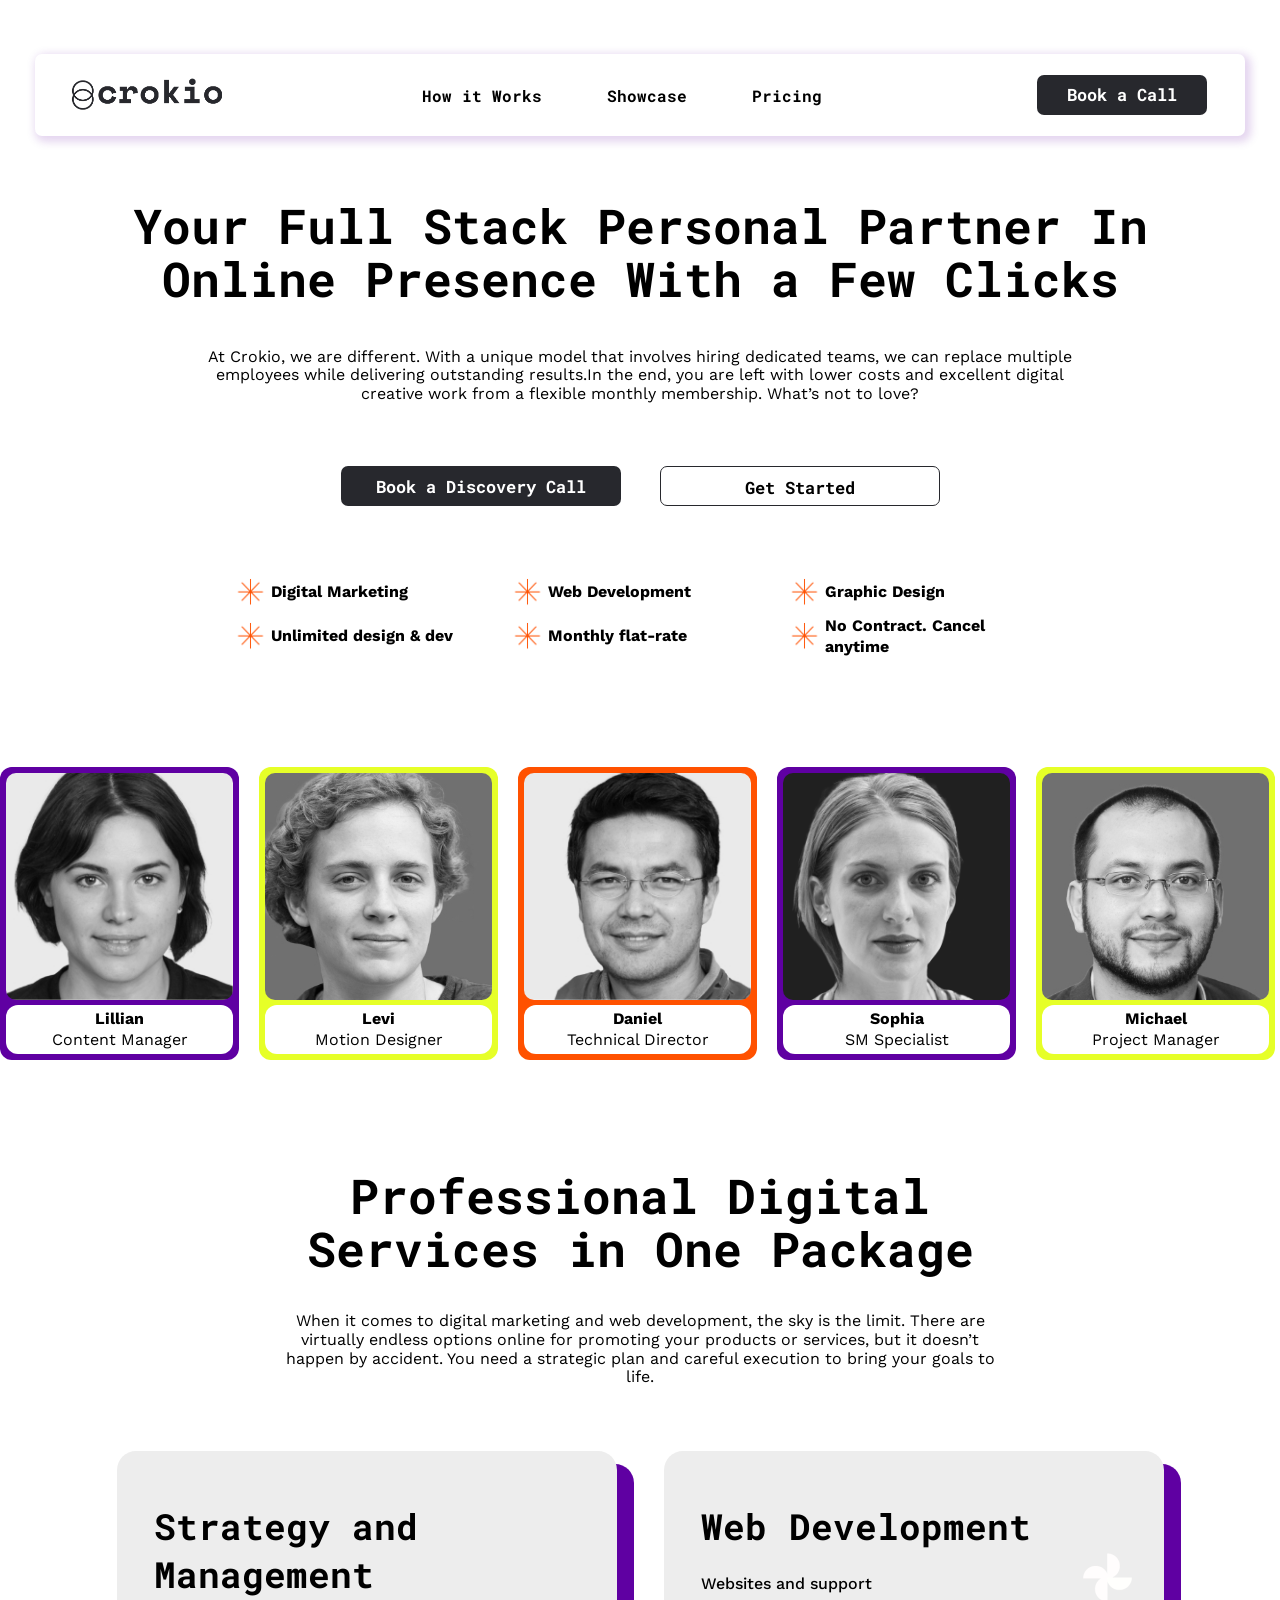
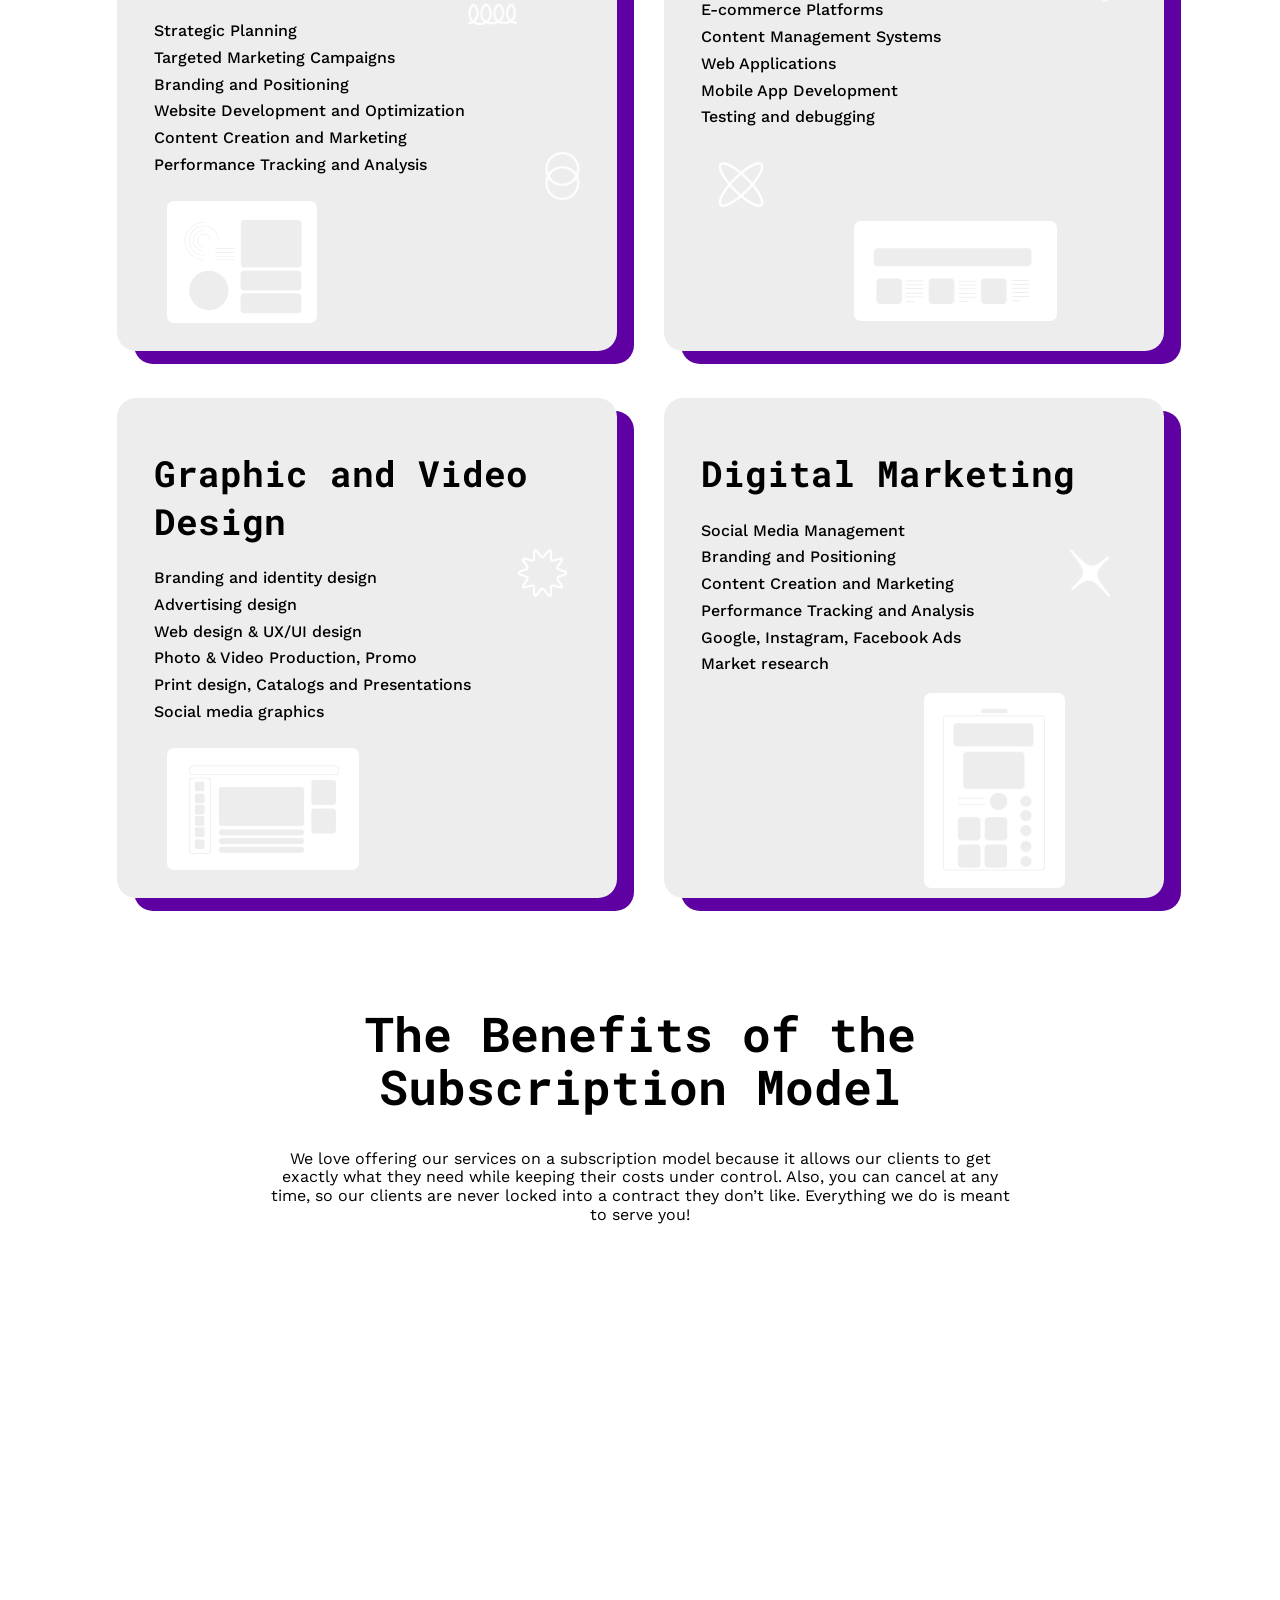
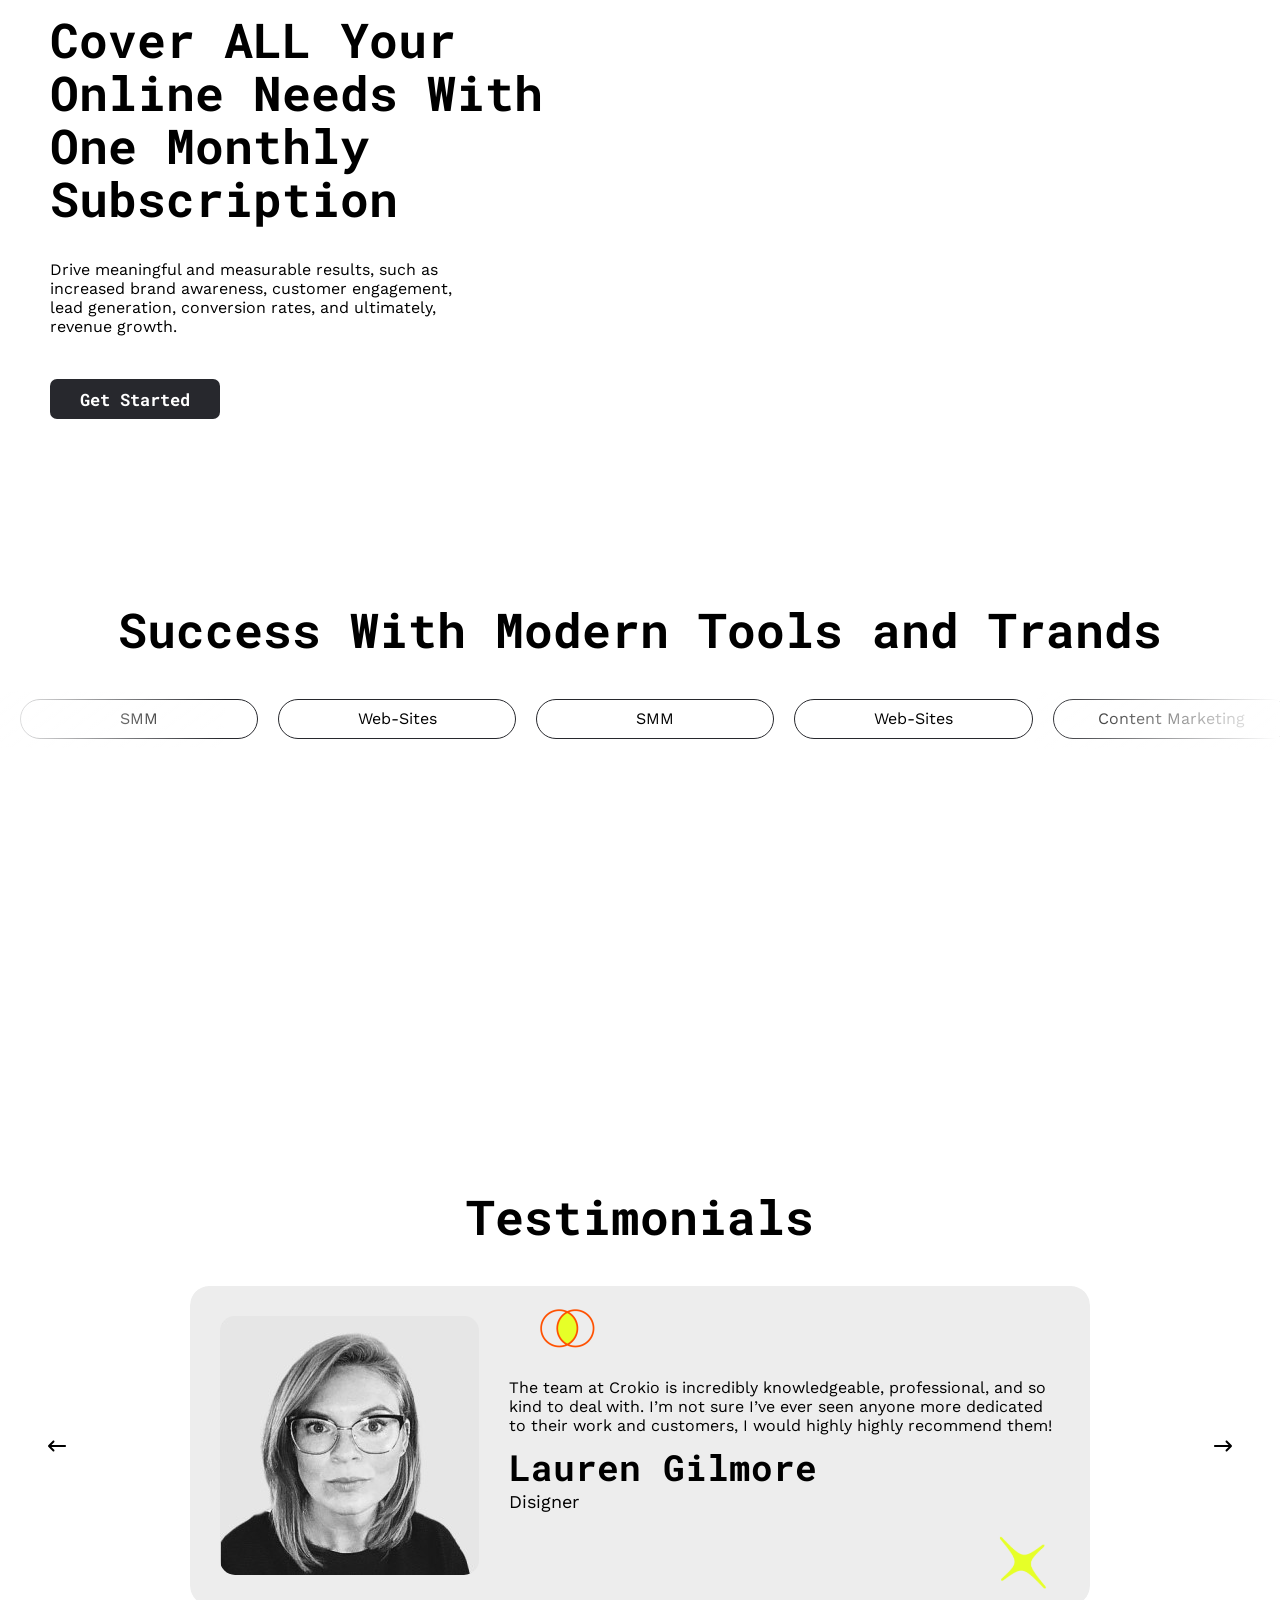
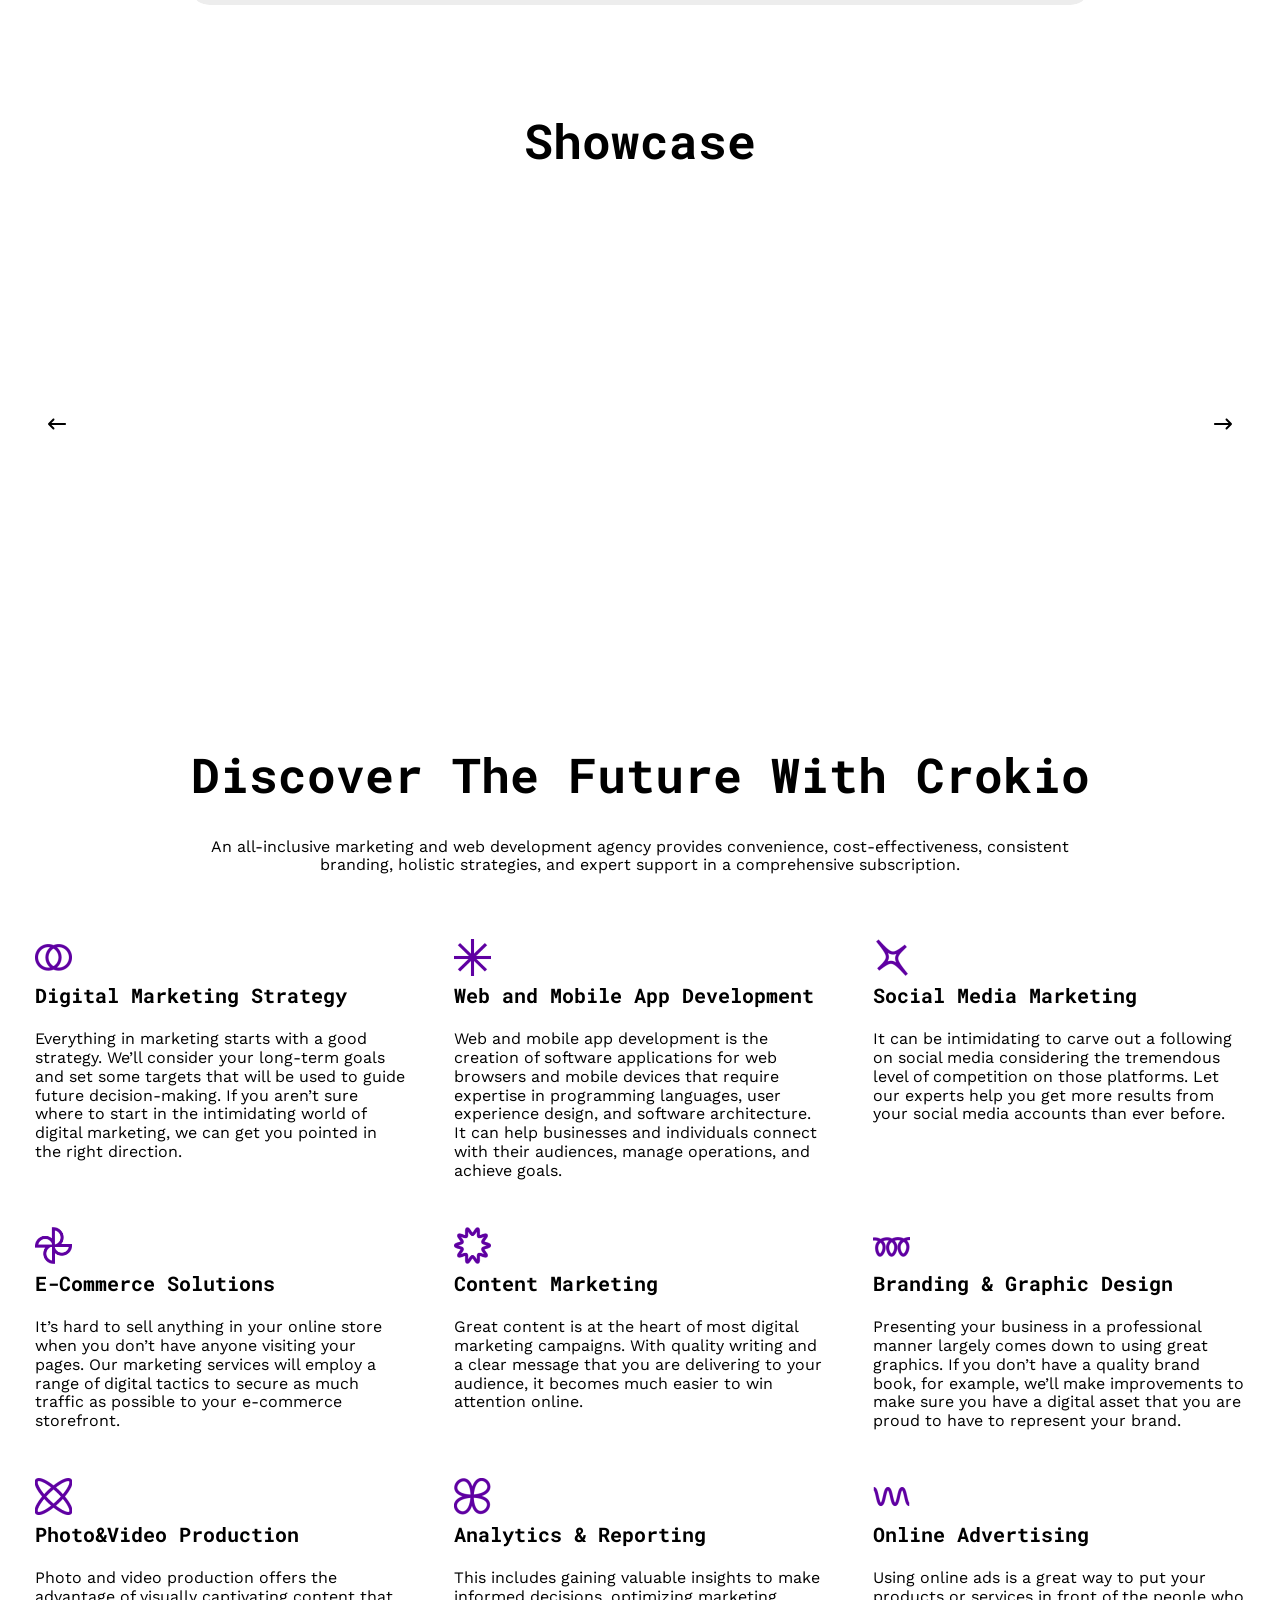
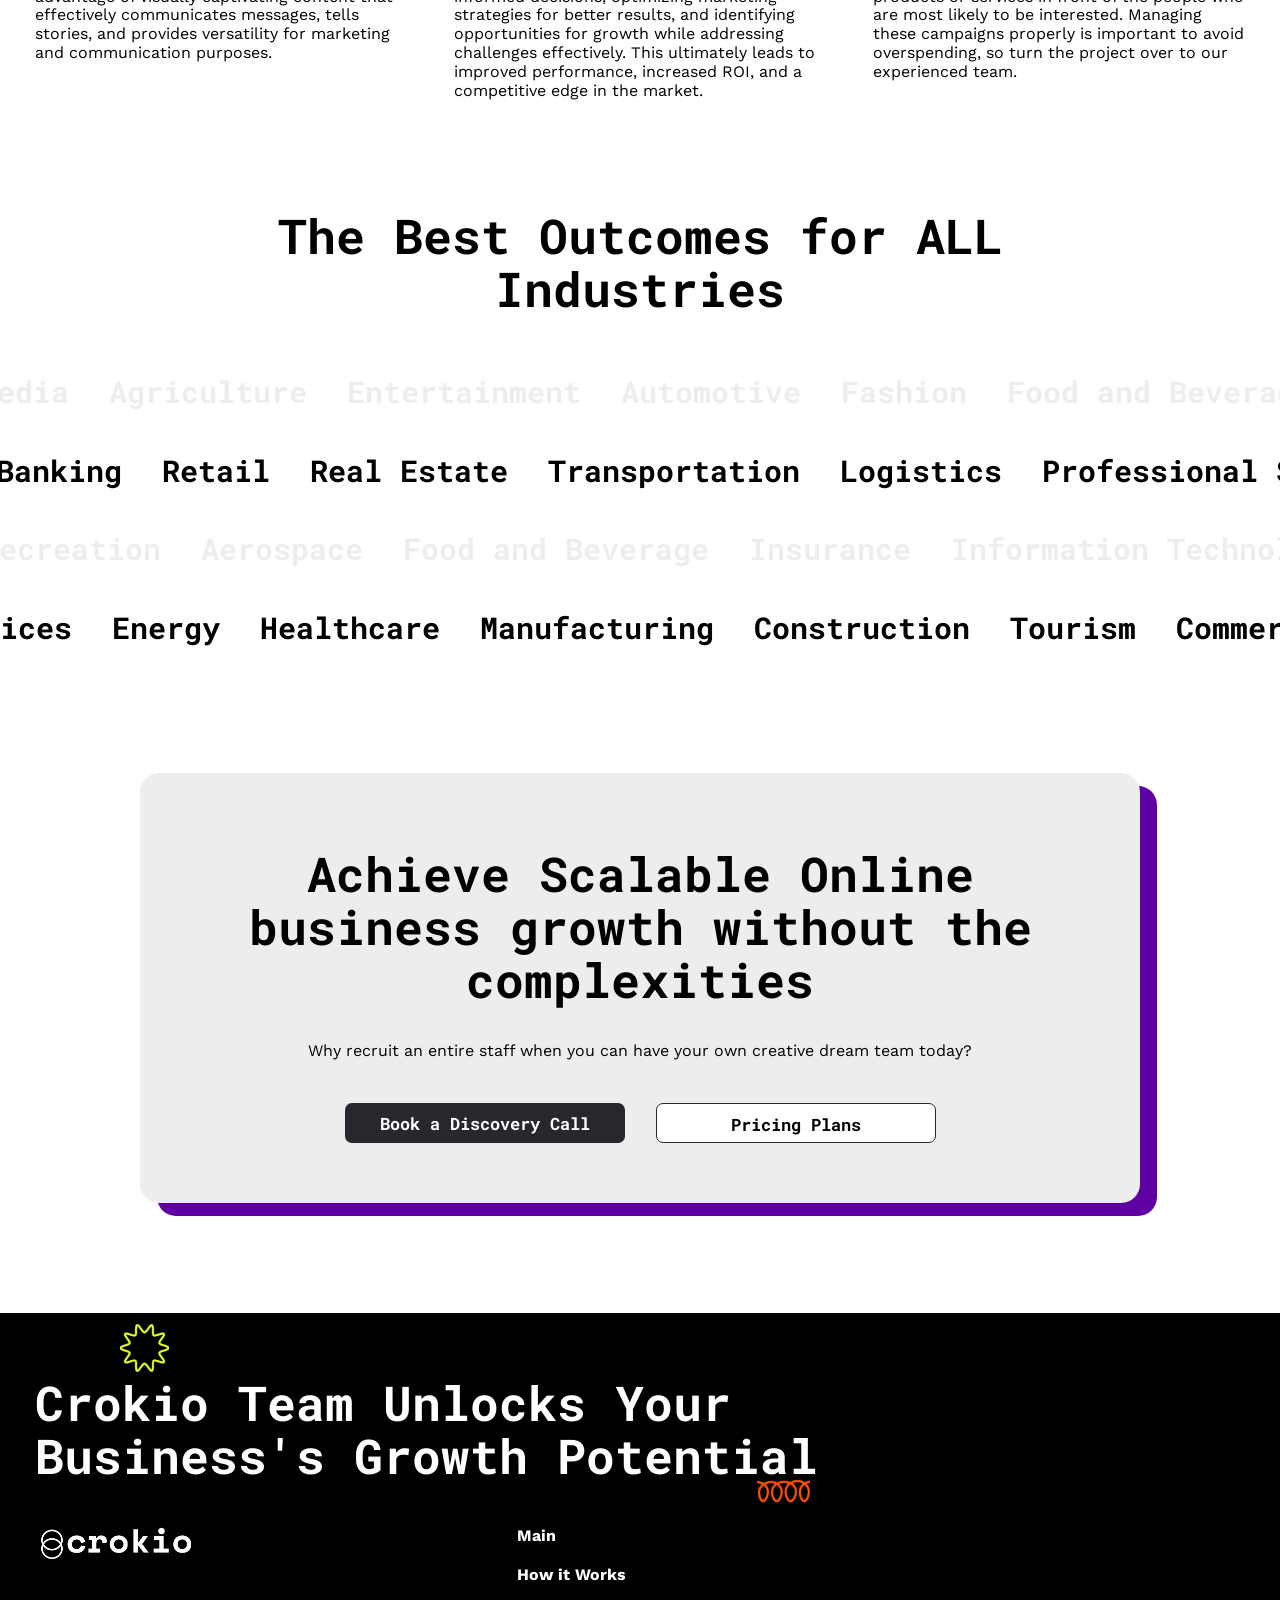
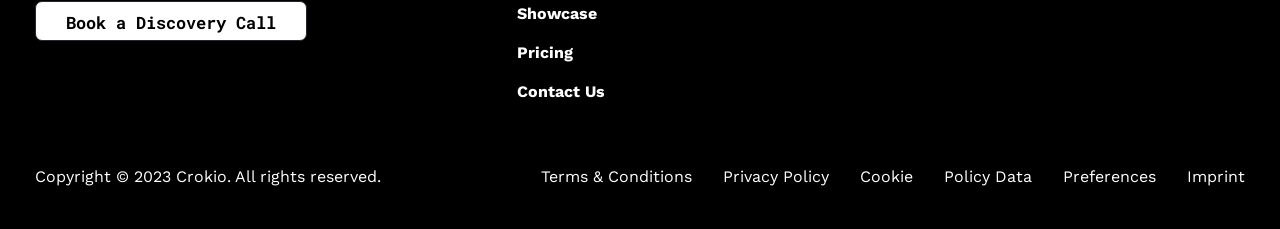
<file: index.html>
<!DOCTYPE html>
<html lang="en">
<head>
    <meta charset="UTF-8">
    <meta http-equiv="X-UA-Compatible" content="IE=edge">
    <meta name="viewport" content="width=device-width, initial-scale=1.0">
    <link rel="preconnect" href="https://fonts.googleapis.com">
    <link rel="preconnect" href="https://fonts.gstatic.com" crossorigin>
    <link href="https://fonts.googleapis.com/css2?family=Roboto+Mono:wght@400;500;700&display=swap" rel="stylesheet">
    <link rel="preconnect" href="https://fonts.googleapis.com">
    <link rel="preconnect" href="https://fonts.gstatic.com" crossorigin>
    <link href="https://fonts.googleapis.com/css2?family=Work+Sans&display=swap" rel="stylesheet">
    <script type="text/javascript" src="https://assets.calendly.com/assets/external/widget.js" async></script>
    <link rel="stylesheet" href="css/reset.css">
    <link rel="stylesheet" href="css/main.css">
    <title>Document</title>
</head>
<body>
    <div class="wrapper">
        <div class="calendly" id="calendly">
            <div class="calendly-inline-widget" data-url="https://calendly.com/crokio" id="modal"></div>
            <span class="calendly-close">X</span>
        </div>
        <header class="header panel" data-color="white">
            <div class="header__top">
                <div class="container">
                    <div class="header__top-inner">
                        <a class="header__top-logo" href="/">
                            <div class="logo-first"><img src="images/logo.jpg" alt=""></div>
                            <div class="logo-second"><img src="images/logo2.jpg" alt=""></div>
                        </a>
                        <a class="burger"  href="#"><span></span></a>
                        <div class="header__nav">
                            <ul class="header__nav-list">
                                <li class="header__nav-item">
                                    <a class="header__nav-link" href="works.html">How it Works</a>
                                </li>
                                <li class="header__nav-item">
                                    <a class="header__nav-link" href="showcase.html">Showcase</a>
                                </li>
                                <li class="header__nav-item">
                                    <a class="header__nav-link" href="pricing.html">Pricing</a>
                                </li>
                            </ul>
                            <a class="header__nav-button button call" href="#">Book a Call</a>
                        </div>
                    </div>
                </div>
            </div>
            <div class="header__body">
                <div class="container">
                    <div class="header__body-inner">
                        <div class="header__heading">
                            <h1 class="header__heading-title">Your Full Stack Personal Partner In Online Presence With a Few Clicks</h1>
                            <p class="header__heading-text">At Crokio, we are different. With a unique model that involves hiring dedicated teams, we can replace multiple employees while delivering outstanding results.In the end, you are left with lower costs and excellent digital creative work from a flexible monthly membership. What’s not to love?</p>
                        </div>
                        <div class="header__btn">
                            <button class="header__btn-button button call" href="#">Book a Discovery Call</button>
                            <button class="header__btn-btn btn" onclick="document.location='pricing.html'">Get Started</button>
                        </div>
                        <div class="header__row">
                            <ul class="header__row-list">
                                <li class="header__row-item">
                                    <img src="images/header/star.png" alt="star">
                                    Digital Marketing
                                </li>
                                <li class="header__row-item">
                                    <img src="images/header/star.png" alt="star">
                                    Web Development
                                </li>
                                <li class="header__row-item">
                                    <img src="images/header/star.png" alt="star">
                                    Graphic Design
                                </li>
                            </ul>
                            <ul class="header__row-list">
                                <li class="header__row-item">
                                    <img src="images/header/star.png" alt="star">
                                    Unlimited design & dev
                                </li>
                                <li class="header__row-item">
                                    <img src="images/header/star.png" alt="star">
                                    Monthly flat-rate
                                </li>
                                <li class="header__row-item">
                                    <img src="images/header/star.png" alt="star">
                                    No Contract. Cancel anytime
                                </li>
                            </ul>
                        </div>
                    </div>
                </div>
            </div>
        </header>
        <main class="main">
            <section class="main__team panel" data-color="white">
                <div class="team__inner">
                    <div class="team__slider">
                        <div class="team__slaid purple">
                            <div class="team__image-box purple__img"> 
                                <div class="team__image">
                                    <img src="images/team/ann.jpg" alt="">
                                </div>
                                <div class="team__image-info purple__info">
                                    <p class="team__info-name">Lillian</p>
                                    <p class="team__info-dir">Content Manager</p>
                                </div>
                            </div>
                        </div>
                        <div class="team__slaid yellow">
                            <div class="team__image-box yellow__img"> 
                                <div class="team__image">
                                    <img src="images/team/quality.jpg" alt="">
                                </div>
                                <div class="team__image-info yellow__info">
                                    <p class="team__info-name">Levi</p>
                                    <p class="team__info-dir">Motion Designer</p>
                                </div>
                            </div>
                        </div>
                        <div class="team__slaid orange">
                            <div class="team__image-box orange__img"> 
                                <div class="team__image">
                                    <img src="images/team/and.jpg" alt="">
                                </div>
                                <div class="team__image-info">
                                    <p class="team__info-name">Daniel</p>
                                    <p class="team__info-dir">Technical Director</p>
                                </div>
                            </div>
                        </div>
                        <div class="team__slaid purple">
                            <div class="team__image-box purple__img"> 
                                <div class="team__image">
                                    <img src="images/team/sm.png" alt="">
                                </div>
                                <div class="team__image-info purple__info">
                                    <p class="team__info-name">Sophia</p>
                                    <p class="team__info-dir">SM Specialist</p>
                                </div>
                            </div>
                        </div>
                        <div class="team__slaid yellow">
                            <div class="team__image-box yellow__img"> 
                                <div class="team__image">
                                    <img src="images/team/proj.jpg" alt="">
                                </div>
                                <div class="team__image-info yellow__info">
                                    <p class="team__info-name">Michael</p>
                                    <p class="team__info-dir">Project Manager</p>
                                </div>
                            </div>
                        </div>
                        <div class="team__slaid orange">
                            <div class="team__image-box orange__img"> 
                                <div class="team__image">
                                    <img src="images/team/web.jpg" alt="">
                                </div>
                                <div class="team__image-info">
                                    <p class="team__info-name">Noah</p>
                                    <p class="team__info-dir">Web Developer</p>
                                </div>
                            </div>
                        </div>
                        <div class="team__slaid yellow">
                            <div class="team__image-box yellow__img"> 
                                <div class="team__image">
                                    <img src="images/team/grph.jpg" alt="">
                                </div>
                                <div class="team__image-info yellow__info">
                                    <p class="team__info-name">Lucie</p>
                                    <p class="team__info-dir">Graphic Designer</p>
                                </div>
                            </div>
                        </div>
                        <div class="team__slaid orange">
                            <div class="team__image-box orange__img"> 
                                <div class="team__image">
                                    <img src="images/team/ios.jpg" alt="">
                                </div>
                                <div class="team__image-info">
                                    <p class="team__info-name">Bai</p>
                                    <p class="team__info-dir">IOS Developer</p>
                                </div>
                            </div>
                        </div>
                        <div class="team__slaid purple">
                            <div class="team__image-box purple__img"> 
                                <div class="team__image">
                                    <img src="images/team/market.jpg" alt="">
                                </div>
                                <div class="team__image-info purple__info">
                                    <p class="team__info-name">Sarah</p>
                                    <p class="team__info-dir">Marketing Specialist</p>
                                </div>
                            </div>
                        </div>
                        <div class="team__slaid yellow">
                            <div class="team__image-box yellow__img"> 
                                <div class="team__image">
                                    <img src="images/team/dan.jpg" alt="">
                                </div>
                                <div class="team__image-info yellow__info">
                                    <p class="team__info-name">David</p>
                                    <p class="team__info-dir">Java Developer</p>
                                </div>
                            </div>
                        </div>
                        <div class="team__slaid purple">
                            <div class="team__image-box purple__img"> 
                                <div class="team__image">
                                    <img src="images/team/ann.jpg" alt="">
                                </div>
                                <div class="team__image-info purple__info">
                                    <p class="team__info-name">Lillian</p>
                                    <p class="team__info-dir">Content Manager</p>
                                </div>
                            </div>
                        </div>
                        <div class="team__slaid yellow">
                            <div class="team__image-box yellow__img"> 
                                <div class="team__image">
                                    <img src="images/team/quality.jpg" alt="">
                                </div>
                                <div class="team__image-info yellow__info">
                                    <p class="team__info-name">Levi</p>
                                    <p class="team__info-dir">Motion Designer</p>
                                </div>
                            </div>
                        </div>
                        <div class="team__slaid orange">
                            <div class="team__image-box orange__img"> 
                                <div class="team__image">
                                    <img src="images/team/and.jpg" alt="">
                                </div>
                                <div class="team__image-info">
                                    <p class="team__info-name">Daniel</p>
                                    <p class="team__info-dir">Technical Director</p>
                                </div>
                            </div>
                        </div>
                        <div class="team__slaid purple">
                            <div class="team__image-box purple__img"> 
                                <div class="team__image">
                                    <img src="images/team/sm.png" alt="">
                                </div>
                                <div class="team__image-info purple__info">
                                    <p class="team__info-name">Sophia</p>
                                    <p class="team__info-dir">SM Specialist</p>
                                </div>
                            </div>
                        </div>
                        <div class="team__slaid yellow">
                            <div class="team__image-box yellow__img"> 
                                <div class="team__image">
                                    <img src="images/team/proj.jpg" alt="">
                                </div>
                                <div class="team__image-info yellow__info">
                                    <p class="team__info-name">Michael</p>
                                    <p class="team__info-dir">Project Manager</p>
                                </div>
                            </div>
                        </div>
                        <div class="team__slaid orange">
                            <div class="team__image-box orange__img"> 
                                <div class="team__image">
                                    <img src="images/team/web.jpg" alt="">
                                </div>
                                <div class="team__image-info">
                                    <p class="team__info-name">Noah</p>
                                    <p class="team__info-dir">Web Developer</p>
                                </div>
                            </div>
                        </div>
                        <div class="team__slaid yellow">
                            <div class="team__image-box yellow__img"> 
                                <div class="team__image">
                                    <img src="images/team/grph.jpg" alt="">
                                </div>
                                <div class="team__image-info yellow__info">
                                    <p class="team__info-name">Lucie</p>
                                    <p class="team__info-dir">Graphic Designer</p>
                                </div>
                            </div>
                        </div>
                        <div class="team__slaid orange">
                            <div class="team__image-box orange__img"> 
                                <div class="team__image">
                                    <img src="images/team/ios.jpg" alt="">
                                </div>
                                <div class="team__image-info">
                                    <p class="team__info-name">Bai</p>
                                    <p class="team__info-dir">IOS Developer</p>
                                </div>
                            </div>
                        </div>
                        <div class="team__slaid purple">
                            <div class="team__image-box purple__img"> 
                                <div class="team__image">
                                    <img src="images/team/market.jpg" alt="">
                                </div>
                                <div class="team__image-info purple__info">
                                    <p class="team__info-name">Sarah</p>
                                    <p class="team__info-dir">Marketing Specialist</p>
                                </div>
                            </div>
                        </div>
                        <div class="team__slaid yellow">
                            <div class="team__image-box yellow__img"> 
                                <div class="team__image">
                                    <img src="images/team/dan.jpg" alt="">
                                </div>
                                <div class="team__image-info yellow__info">
                                    <p class="team__info-name">David</p>
                                    <p class="team__info-dir">Java Developer</p>
                                </div>
                            </div>
                        </div>
                    </div>
                </div>
            </section>
            <section class="main__service panel" data-color="white">
                <div class="container">
                    <div class="service__inner">
                        <div class="service__heading">
                            <h1 class="service__heading-title">Professional Digital Services in One Package</h1>
                            <p class="service__heading-text">When it comes to digital marketing and web development, the sky is the limit. There are virtually endless options online for promoting your products or services, but it doesn’t happen by accident. You need a strategic plan and careful execution to bring your goals to life.</p>
                        </div>
                        <div class="service__grid">
                            <ul class="service__grid-list">
                                <li class="service__grid-item thr-grid anim-items">
                                    <div class="service__grid-iconst">
                                        <img src="images/servi/strat-icon.png" alt="">
                                    </div>
                                    <div class="service__grid-icost anim-items">
                                        <img src="images/servi/strat-ico.png" alt="">
                                    </div>  
                                    <div class="service__grid-iconstr">
                                        <img src="images/servi/strat-icon2.png" alt="">
                                    </div>
                                    <div class="service__grid-icostr anim-items">
                                        <img src="images/servi/strat-ico2.png" alt="">
                                    </div>  
                                    <div class="service__grid-humant anim-items">
                                        <img src="images/servi/strat-h.png" alt="">
                                    </div>
                                    <div class="service__grid-backs">
                                        <img src="images/servi/strat-no.jpg" alt="">
                                    </div>
                                    <div class="service__grid-back anim-items">
                                        <img src="images/servi/strat.jpg" alt="">
                                    </div>
                                        <h2 class="service__item-head">Strategy and Management</h2>
                                        <p class="service__item-text">Strategic Planning</p>
                                        <p class="service__item-text">Targeted Marketing Campaigns</p>
                                        <p class="service__item-text">Branding and Positioning</p>
                                        <p class="service__item-text">Website Development and Optimization</p>
                                        <p class="service__item-text">Content Creation and Marketing</p>
                                        <p class="service__item-text">Performance Tracking and Analysis</p>
                                </li>
                                <li class="service__grid-item first-grid anim-items">
                                    <div class="service__grid-icon">
                                        <img src="images/servi/web-icon.png" alt="">
                                    </div>
                                    <div class="service__grid-ico anim-items">
                                        <img src="images/servi/web-ico.png" alt="">
                                    </div>
                                    <div class="service__grid-icont">
                                        <img src="images/servi/web-icont.png" alt="">
                                    </div>
                                    <div class="service__grid-icot anim-items">
                                        <img src="images/servi/web-icot.png" alt="">
                                    </div>
                                    <div class="service__grid-human anim-items">
                                        <img src="images/servi/web-h.png" alt="">
                                    </div>
                                    <div class="service__grid-backgrs">
                                        <img src="images/servi/web-no.jpg" alt="">
                                    </div>
                                    <div class="service__grid-backgr anim-items">
                                        <img src="images/servi/web.jpg" alt="">
                                    </div>
                                    <h2 class="service__item-head">Web Development</h2>
                                    <p class="service__item-text">Websites and support</p>
                                    <p class="service__item-text">E-commerce Platforms</p>
                                    <p class="service__item-text">Content Management Systems</p>
                                    <p class="service__item-text">Web Applications</p>
                                    <p class="service__item-text">Mobile App Development</p>
                                    <p class="service__item-text">Testing and debugging</p>
                                </li>
                                <li class="service__grid-item four-grid anim-items">
                                    <div class="service__grid-icons">
                                        <img src="images/servi/vid-icon.png" alt="">
                                    </div>
                                    <div class="service__grid-icos anim-items">
                                        <img src="images/servi/vid-ico.png" alt="">
                                    </div>
                                    <div class="service__grid-humanf anim-items">
                                        <img src="images/servi/vid-h.png" alt="">
                                    </div>
                                    <div class="service__grid-backks">
                                        <img src="images/servi/vid-no.jpg" alt="">
                                    </div>
                                    <div class="service__grid-backk anim-items">
                                        <img src="images/servi/vid.jpg" alt="">
                                    </div>
                                        <h2 class="service__item-head">Graphic and Video Design</h2>
                                        <p class="service__item-text">Branding and identity design</p>
                                        <p class="service__item-text">Advertising design</p>
                                        <p class="service__item-text">Web design & UX/UI design</p>
                                        <p class="service__item-text">Photo & Video Production, Promo</p>
                                        <p class="service__item-text">Print design, Catalogs and Presentations</p>
                                        <p class="service__item-text">Social media graphics</p>
                                </li>
                                <li class="service__grid-item second-grid anim-items">
                                    <div class="service__grid-iconf">
                                        <img src="images/servi/dig-icon.png" alt="">
                                    </div>
                                    <div class="service__grid-icof anim-items">
                                        <img src="images/servi/dig-ico.png" alt="">
                                    </div>                           
                                    <div class="service__grid-humans anim-items">
                                        <img src="images/servi/deg-h.png" alt="">
                                    </div>
                                    <div class="service__grid-backgraunds">
                                        <img src="images/servi/dig-no.jpg" alt="">
                                    </div>
                                    <div class="service__grid-backgraund anim-items">
                                        <img src="images/servi/dig.jpg" alt="">
                                    </div>
                                        <h2 class="service__item-head">Digital Marketing</h2>
                                        <p class="service__item-text">Social Media Management</p>
                                        <p class="service__item-text">Branding and Positioning</p>
                                        <p class="service__item-text">Content Creation and Marketing</p>
                                        <p class="service__item-text">Performance Tracking and Analysis</p>
                                        <p class="service__item-text">Google, Instagram, Facebook Ads</p>
                                        <p class="service__item-text">Market research</p>
                                </li>
                            </ul>
                        </div>
                    </div>
                </div>
            </section>
            <section class="main__progress panel" data-color="black">
                <div class="container">
                    <div class="service__heading">
                        <h1 class="service__heading-title text">The Benefits of the Subscription Model</h1>
                        <p class="service__heading-text text">We love offering our services on a subscription model because it allows our clients to get exactly what they need while keeping their costs under control. Also, you can cancel at any time, so our clients are never locked into a contract they don’t like. Everything we do is meant to serve you!</p>
                    </div>
                    <div class="progress__inner">
                        <div class="progress anim-items"></div>
                        <div class="circle__active-first anim-items">
                            <h2 class="circle__active-title">Set Goals</h2>
                            <div class="circle anim-items"></div>
                            <p class="circle__active-text">We actively listen to your needs and goals. Clearly define the specific objectives and outcomes you want to achieve through your digital marketing efforts.</p>
                        </div>
                        <div class="circle__active-second anim-items">
                            <h2 class="circle__active-title">Strategy Development</h2>
                            <div class="circle-sec anim-items"></div>
                            <p class="circle__active-text"> Create a comprehensive plan that outlines the tactics and channels you will use to achieve your goals.</p>
                        </div>
                        <div class="circle__active-three anim-items">
                            <h2 class="circle__active-title">Implementation & Optimization</h2>
                            <div class="circle-thr anim-items"></div>
                            <p class="circle__active-text">Execute your digital presence initiatives and continuously improve them based on data and insights.</p>
                        </div>
                        <div class="circle__active-four anim-items">
                            <h2 class="circle__active-title">Get a Results</h2>
                            <div class="circle-four anim-items"></div>
                            <p class="circle__active-text">With our help, you'll get new customers, increased brand awareness, and higher sales. You'll be able to enjoy the benefits of your partnership with us.</p>
                        </div>
                    </div>
                </div>
            </section>
            <section class="main__cover panel" data-color="white">
                <div class="container">
                    <div class="cover__inner">
                        <div class="cover__heading">
                            <h1 class="cover__heading-title">Cover ALL Your Online Needs With One Monthly Subscription</h1>
                            <p class="cover__heading-text">Drive meaningful and measurable results, such as increased brand awareness, customer engagement, lead generation, conversion rates, and ultimately, revenue growth.</p>
                            <button class="cover__heading-btn button" onclick="document.location='pricing.html'">Get Started</button>
                        </div>
                        <div class="cover__row">
                            <ul class="cover__row-list">
                                <li class="cover__row-item anim-items">
                                    <div class="cover__item-img"></div>
                                    <h2 class="cover__item-head">Weekly Progress Reports</h2>
                                    <p class="cover__item-text">Weekly progress reports summarize accomplishments, tasks, milestones, and metrics.</p>
                                </li>
                                <li class="cover__row-items anim-items">
                                    <div class="cover__item-img"></div>
                                    <h2 class="cover__item-head">Crokio's Professional Team</h2>
                                    <p class="cover__item-text">Our team is the ability for businesses to delegate operational responsibilities and benefit from the expertise and efficiency of the managed team while focusing on core activities.</p>
                                </li>
                                <li class="cover__row-itemt anim-items">
                                    <div class="cover__item-img"></div>
                                    <h2 class="cover__item-head">No Contract. Cancel anytime</h2>
                                    <p class="cover__item-text">A non-contractual agreement is a freedom and flexibility for business, but trust us - you will want to be with us always. The results are what you get.</p>
                                </li>
                            </ul>
                        </div>
                    </div>
                </div>
            </section>
            <section class="main__build panel" data-color="black">
                <div class="build__inner">
                    <div class="container">
                        <div class="build__heading">
                            <h1 class="build__heading-title text">Success With Modern Tools and Trands</h1>
                        </div>
                    </div>
                    <div class="build__box">
                        <ul class="build__scroll">
                            <li class="build__scroll-item text">
                                <p>SMM</p>
                            </li>
                            <li class="build__scroll-item text">
                                <p>Web-Sites</p>
                            </li>
                            <li class="build__scroll-item text">
                                <p>SMM</p>
                            </li>
                            <li class="build__scroll-item text">
                                <p>Web-Sites</p>
                            </li>
                            <li class="build__scroll-item text">
                                <p>Content Marketing</p>
                            </li>
                            <li class="build__scroll-item text">
                                <p>Graphic Design</p>
                            </li>
                            <li class="build__scroll-item text">
                                <p>App Development</p>
                            </li>
                            <li class="build__scroll-item text">
                                <p>Catalogs</p>
                            </li>
                            <li class="build__scroll-item text">
                                <p>Branding</p>
                            </li>
                            <li class="build__scroll-item text">
                                <p>Google Advirtising</p>
                            </li>
                            <li class="build__scroll-item text">
                                <p>E-commerce Stores</p>
                            </li>
                            <li class="build__scroll-item text">
                                <p>SMM</p>
                            </li>
                            <li class="build__scroll-item text">
                                <p>Web-Sites</p>
                            </li>
                            <li class="build__scroll-item text">
                                <p>Content Marketing</p>
                            </li>
                            <li class="build__scroll-item text">
                                <p>Graphic Design</p>
                            </li>
                            <li class="build__scroll-item text">
                                <p>Google Advirtising</p>
                            </li>
                            <li class="build__scroll-item text">
                                <p>E-commerce Stores</p>
                            </li>
                            <li class="build__scroll-item text">
                                <p>SMM</p>
                            </li>
                            <li class="build__scroll-item text">
                                <p>Web-Sites</p>
                            </li>
                            <li class="build__scroll-item text">
                                <p>Content Marketing</p>
                            </li>
                            <li class="build__scroll-item text">
                                <p>Graphic Design</p>
                            </li>
                        </ul>
                    </div>
                    <div class="container">
                        <div class="build__grid">
                            <ul class="build__grid-list build-first anim-items">
                                <li class="build__grid-item">
                                    <img src="images/build/adobe.png" alt="">
                                </li>
                                <li class="build__grid-item">
                                    <img src="images/build/amaz.png" alt="">
                                </li>
                                <li class="build__grid-item">
                                    <img src="images/build/aanim.png" alt="">
                                </li>
                                <li class="build__grid-item">
                                    <img src="images/build/aeff.png" alt="">
                                </li>
                                <li class="build__grid-item">
                                    <img src="images/build/aill.png" alt="">
                                </li>
                                <li class="build__grid-item">
                                    <img src="images/build/ali.png" alt="">
                                </li>
                                <li class="build__grid-item">
                                    <img src="images/build/andr.png" alt="">
                                </li>
                                <li class="build__grid-item">
                                    <img src="images/build/aph.png" alt="">
                                </li>
                            </ul>
                            <ul class="build__grid- build-second anim-items">
                                <li class="build__grid-item">
                                    <img src="images/build/apr.png" alt="">
                                </li>
                                <li class="build__grid-item">
                                    <img src="images/build/astore.png" alt="">
                                </li>
                                <li class="build__grid-item">
                                    <img src="images/build/dis.png" alt="">
                                </li>
                                <li class="build__grid-item">
                                    <img src="images/build/fb.png" alt="">
                                </li>
                                <li class="build__grid-item">
                                    <img src="images/build/fig.png" alt="">
                                </li>
                                <li class="build__grid-item">
                                    <img src="images/build/gm.png" alt="">
                                </li>
                                <li class="build__grid-item">
                                    <img src="images/build/gpl.png" alt="">
                                </li>
                                <li class="build__grid-item">
                                    <img src="images/build/gplus.png" alt="">
                                </li>
                                <li class="build__grid-item">
                                    <img src="images/build/z.png" alt="">
                                </li>
                            </ul>
                            <ul class="build__grid-list build-three anim-items">
                                <li class="build__grid-item">
                                    <img src="images/build/wp.png" alt="">
                                </li>
                                <li class="build__grid-item">
                                    <img src="images/build/java.png" alt="">
                                </li>
                                <li class="build__grid-item">
                                    <img src="images/build/teams.png" alt="">
                                </li>
                                <li class="build__grid-item">
                                    <img src="images/build/tt.png" alt="">
                                </li>
                                <li class="build__grid-item">
                                    <img src="images/build/tw.png" alt="">
                                </li>
                                <li class="build__grid-item">
                                    <img src="images/build/v.png" alt="">
                                </li>
                                <li class="build__grid-item">
                                    <img src="images/build/whats.png" alt="">
                                </li>
                                <li class="build__grid-item">
                                    <img src="images/build/yt.png" alt="">
                                </li>
                            </ul>
                        </div>
                    </div>
                </div>
            </section>
            <section class="main__testimonials panel" data-color="white">
                <div class="container">
                    <div class="testimonials__inner">
                        <div class="testimonials__heading">
                            <h1 class="testimonials__heading-title">Testimonials</h1>
                        </div>
                        <div class="testimonials__slider-wrapper">
                                <button class="testimonials__slider-arrows testimonials__slider-prev">
                                    <svg width="24" height="24" viewBox="0 0 24 24" xmlns="http://www.w3.org/2000/svg">
                                    <path fill-rule="evenodd" clip-rule="evenodd"
                                        d="M9.20711 17.2071C8.81658 17.5976 8.18342 17.5976 7.79289 17.2071L3.29289 12.7071C2.90237 12.3166 2.90237 11.6834 3.29289 11.2929L7.79289 6.79289C8.18342 6.40237 8.81658 6.40237 9.20711 6.79289C9.59763 7.18342 9.59763 7.81658 9.20711 8.20711L6.41421 11L20 11C20.5523 11 21 11.4477 21 12C21 12.5523 20.5523 13 20 13L6.41421 13L9.20711 15.7929C9.59763 16.1834 9.59763 16.8166 9.20711 17.2071Z"/>
                                    </svg>
                                </button>
                                <button class="testimonials__slider-arrow testimonials__slider-next">
                                    <svg width="24" height="24" viewBox="0 0 24 24" xmlns="http://www.w3.org/2000/svg">
                                    <path fill-rule="evenodd" clip-rule="evenodd"
                                        d="M14.7929 6.79289C15.1834 6.40237 15.8166 6.40237 16.2071 6.79289L20.7071 11.2929C21.0976 11.6834 21.0976 12.3166 20.7071 12.7071L16.2071 17.2071C15.8166 17.5976 15.1834 17.5976 14.7929 17.2071C14.4024 16.8166 14.4024 16.1834 14.7929 15.7929L17.5858 13H4C3.44772 13 3 12.5523 3 12C3 11.4477 3.44772 11 4 11H17.5858L14.7929 8.20711C14.4024 7.81658 14.4024 7.18342 14.7929 6.79289Z"/>
                                    </svg>
                                </button>
                            <div class="testimonials__slider">
                                <div class="testimonials__slide">
                                    <img src="images/slider.png" alt="" class="img-first">
                                    <img src="images/slider2.png" alt="" class="img-second">
                                    <div class="testimonials__slide-inner">
                                        <div class="testimonials__user-photo">
                                            <img src="images/user1.jpg" alt="">
                                        </div>
                                        <div class="testimonials__content">
                                            <blockquote class="testimonials__content-quote">
                                                <p>Crokio's team is outstanding, demonstrating creativity, focus, and flexibility throughout the process. I highly recommend their services to anyone in need. Their commitment to delivering first-class service sets them apart from the competition.</p>
                                            </blockquote>
                                            <div class="testimonials__user">
                                                <h2 class="testimonials__user-name">Lauren Gilmore</h2>
                                                <p class="testimonials__user-dir">Disigner</p>
                                            </div>
                                        </div>
                                    </div>
                                </div>
                                <div class="testimonials__slide">
                                    <img src="images/slider.png" alt="" class="img-first">
                                    <img src="images/slider2.png" alt="" class="img-second">
                                    <div class="testimonials__slide-inner">
                                        <div class="testimonials__user-photo">
                                            <img src="images/user1.jpg" alt="">
                                        </div>
                                        <div class="testimonials__content">
                                            <blockquote class="testimonials__content-quote">
                                                <p>Crokio stands out from typical agencies by its profound understanding of web design, web development, and the crucial aspect of conversion. Their expertise in these areas makes them a valuable choice, and if given the opportunity, I highly recommend working with them.</p>
                                            </blockquote>
                                            <div class="testimonials__user">
                                                <h2 class="testimonials__user-name">Lauren Gilmore</h2>
                                                <p class="testimonials__user-dir">Disigner</p>
                                            </div>
                                        </div>
                                    </div>
                                </div>
                                <div class="testimonials__slide">
                                    <img src="images/slider.png" alt="" class="img-first">
                                    <img src="images/slider2.png" alt="" class="img-second">
                                    <div class="testimonials__slide-inner">
                                        <div class="testimonials__user-photo">
                                            <img src="images/user1.jpg" alt="">
                                        </div>
                                        <div class="testimonials__content">
                                            <blockquote class="testimonials__content-quote">
                                                <p>The team at Crokio is incredibly knowledgeable, professional, and so kind to deal with. I’m not sure I’ve ever seen anyone more dedicated to their work and customers, I would highly highly recommend them!</p>
                                            </blockquote>
                                            <div class="testimonials__user">
                                                <h2 class="testimonials__user-name">Lauren Gilmore</h2>
                                                <p class="testimonials__user-dir">Disigner</p>
                                            </div>
                                        </div>
                                    </div>
                                </div>
                                <div class="testimonials__slide">
                                    <img src="images/slider.png" alt="" class="img-first">
                                    <img src="images/slider2.png" alt="" class="img-second">
                                    <div class="testimonials__slide-inner">
                                        <div class="testimonials__user-photo">
                                            <img src="images/user1.jpg" alt="">
                                        </div>
                                        <div class="testimonials__content">
                                            <blockquote class="testimonials__content-quote">
                                                <p>Crokio, the marketing and web agency we collaborated with, impressed us with their ability to tailor their approach to different decision-makers, providing deep technical insights while maintaining clarity for all. Their expertise and responsiveness in addressing our inquiries were exceptional, making them a highly recommended choice in the industry.</p>
                                            </blockquote>
                                            <div class="testimonials__user">
                                                <h2 class="testimonials__user-name">Lauren Gilmore</h2>
                                                <p class="testimonials__user-dir">Disigner</p>
                                            </div>
                                        </div>
                                    </div>
                                </div>
                            </div>
                        </div>
                    </div>
                </div>
            </section>
            <section class="main__case panel" data-color="black">
                <div class="container">
                    <div class="case__inner">
                        <div class="case__heading">
                            <h1 class="case__heading-title">Showcase</h1>
                        </div>
                        <div class="case__slider-wrapper">
                            <button class="case__slider-arrows case__slider-prev">
                                <svg width="24" height="24" viewBox="0 0 24 24" xmlns="http://www.w3.org/2000/svg">
                                <path fill-rule="evenodd" clip-rule="evenodd"
                                    d="M9.20711 17.2071C8.81658 17.5976 8.18342 17.5976 7.79289 17.2071L3.29289 12.7071C2.90237 12.3166 2.90237 11.6834 3.29289 11.2929L7.79289 6.79289C8.18342 6.40237 8.81658 6.40237 9.20711 6.79289C9.59763 7.18342 9.59763 7.81658 9.20711 8.20711L6.41421 11L20 11C20.5523 11 21 11.4477 21 12C21 12.5523 20.5523 13 20 13L6.41421 13L9.20711 15.7929C9.59763 16.1834 9.59763 16.8166 9.20711 17.2071Z"/>
                                </svg>
                            </button>
                            <button class="case__slider-arrow case__slider-next">
                                <svg width="24" height="24" viewBox="0 0 24 24" xmlns="http://www.w3.org/2000/svg">
                                <path fill-rule="evenodd" clip-rule="evenodd"
                                    d="M14.7929 6.79289C15.1834 6.40237 15.8166 6.40237 16.2071 6.79289L20.7071 11.2929C21.0976 11.6834 21.0976 12.3166 20.7071 12.7071L16.2071 17.2071C15.8166 17.5976 15.1834 17.5976 14.7929 17.2071C14.4024 16.8166 14.4024 16.1834 14.7929 15.7929L17.5858 13H4C3.44772 13 3 12.5523 3 12C3 11.4477 3.44772 11 4 11H17.5858L14.7929 8.20711C14.4024 7.81658 14.4024 7.18342 14.7929 6.79289Z"/>
                                </svg>
                            </button>
                            <div class="case__slider">
                                <div class="case__slide">
                                    <div class="case__slide-photo">
                                        <img src="images/case/case1.jpg" alt="">
                                    </div>
                                </div>
                                <div class="case__slide">
                                    <div class="case__slide-photo">
                                        <img src="images/case/case2.jpg" alt="">
                                    </div>
                                </div>
                                <div class="case__slide">
                                    <div class="case__slide-photo">
                                        <img src="images/case/case3.jpg" alt="">
                                    </div>
                                </div>
                                <div class="case__slide">
                                    <div class="case__slide-photo">
                                        <img src="images/case/case4.jpg" alt="">
                                    </div>
                                </div>
                                <div class="case__slide">
                                    <div class="case__slide-photo">
                                        <img src="images/case/case2.jpg" alt="">
                                    </div>
                                </div>
                                <div class="case__slide">
                                    <div class="case__slide-photo">
                                        <img src="images/case/case3.jpg" alt="">
                                    </div>
                                </div>
                                <div class="case__slide">
                                    <div class="case__slide-photo">
                                        <img src="images/case/case2.jpg" alt="">
                                    </div>
                                </div>
                                <div class="case__slide">
                                    <div class="case__slide-photo">
                                        <img src="images/case/case1.jpg" alt="">
                                    </div>
                                </div>
                            </div>
                        </div>
                    </div>
                </div>
            </section>
            <section class="main__crokio panel" data-color="white">
                <div class="container">
                    <div class="crokio__inner">
                        <div class="crokio__heading">
                            <h1 class="crokio__heading-title">Discover The Future With Crokio</h1>
                            <p class="crokio__heading-text">An all-inclusive marketing and web development agency provides convenience, cost-effectiveness, consistent branding, holistic strategies, and expert support in a comprehensive subscription.</p>
                        </div>
                        <div class="crokio__grid">
                            <ul class="crokio__grid-list">
                                <li class="crokio__grid-item">
                                    <div class="crokio__grid-img">
                                        <img src="images/ico/1.png" alt="">
                                    </div>
                                    <h2>Digital Marketing Strategy</h2>
                                    <p>Everything in marketing starts with a good strategy. We’ll consider your long-term goals and set some targets that will be used to guide future decision-making. If you aren’t sure where to start in the intimidating world of digital marketing, we can get you pointed in the right direction.</p>
                                </li>
                                <li class="crokio__grid-item">
                                    <div class="crokio__grid-img">
                                        <img src="images/ico/2.png" alt="">
                                    </div>
                                    <h2>Web and Mobile App Development</h2>
                                    <p>Web and mobile app development is the creation of software applications for web browsers and mobile devices that require expertise in programming languages, user experience design, and software architecture. It can help businesses and individuals connect with their audiences, manage operations, and achieve goals.</p>
                                </li>
                                <li class="crokio__grid-item">
                                    <div class="crokio__grid-img">
                                        <img src="images/ico/3.png" alt="">
                                    </div>
                                    <h2>Social Media Marketing</h2>
                                    <p>It can be intimidating to carve out a following on social media considering the tremendous level of competition on those platforms. Let our experts help you get more results from your social media accounts than ever before.</p>
                                </li>
                                <li class="crokio__grid-item">
                                    <div class="crokio__grid-img">
                                        <img src="images/ico/4.png" alt="">
                                    </div>
                                    <h2>E-Commerce Solutions</h2>
                                    <p>It’s hard to sell anything in your online store when you don’t have anyone visiting your pages. Our marketing services will employ a range of digital tactics to secure as much traffic as possible to your e-commerce storefront.</p>
                                </li>
                                <li class="crokio__grid-item">
                                    <div class="crokio__grid-img">
                                        <img src="images/ico/5.png" alt="">                                       
                                    </div>
                                    <h2>Content Marketing</h2>
                                    <p>Great content is at the heart of most digital marketing campaigns. With quality writing and a clear message that you are delivering to your audience, it becomes much easier to win attention online.</p>
                                </li>
                                <li class="crokio__grid-item">
                                    <div class="crokio__grid-img">
                                        <img src="images/ico/6.png" alt="">
                                    </div>
                                    <h2>Branding & Graphic Design</h2>
                                    <p>Presenting your business in a professional manner largely comes down to using great graphics. If you don’t have a quality brand book, for example, we’ll make improvements to make sure you have a digital asset that you are proud to have to represent your brand.</p>
                                </li>
                                <li class="crokio__grid-item">
                                    <div class="crokio__grid-img">
                                        <img src="images/ico/7.png" alt="">
                                    </div>
                                    <h2>Photo&Video Production</h2>
                                    <p>Photo and video production offers the advantage of visually captivating content that effectively communicates messages, tells stories, and provides versatility for marketing and communication purposes.</p>
                                </li>
                                <li class="crokio__grid-item">
                                    <div class="crokio__grid-img">
                                        <img src="images/ico/8.png" alt="">
                                    </div>
                                    <h2>Analytics & Reporting</h2>
                                    <p>This includes gaining valuable insights to make informed decisions, optimizing marketing strategies for better results, and identifying opportunities for growth while addressing challenges effectively. This ultimately leads to improved performance, increased ROI, and a competitive edge in the market.</p>
                                </li>
                                <li class="crokio__grid-item">
                                    <div class="crokio__grid-img">
                                        <img src="images/ico/9.png" alt="">
                                    </div>
                                    <h2>Online Advertising</h2>
                                    <p>Using online ads is a great way to put your products or services in front of the people who are most likely to be interested. Managing these campaigns properly is important to avoid overspending, so turn the project over to our experienced team.</p>
                                </li>
                            </ul>
                        </div>
                    </div>
                </div>
            </section>
            <section class="main__outcomes panel" data-color="white">
                <div class="container">
                    <div class="outcomes__inner">
                        <div class="outcomes__heading">
                            <h1 class="outcomes__heading-title">The Best Outcomes for ALL Industries</h1>
                        </div>
                    </div>
                </div>
                <ul class="qoutcomes__scrolls">
                    <li class="qoutcomes__scrolls-item">
                        <p>Agriculture</p>
                    </li>
                    <li class="qoutcomes__scrolls-item">
                        <p>Entertainment</p>
                    </li>
                    <li class="qoutcomes__scrolls-item">
                        <p>Automotive</p>
                    </li>
                    <li class="qoutcomes__scrolls-item">
                        <p>Fashion</p>
                    </li>
                    <li class="qoutcomes__scrolls-item">
                        <p>Food and Beverage</p>
                    </li>
                    <li class="qoutcomes__scrolls-item">
                        <p>Media</p>
                    </li>
                    <li class="qoutcomes__scrolls-item">
                        <p>Agriculture</p>
                    </li>
                    <li class="qoutcomes__scrolls-item">
                        <p>Entertainment</p>
                    </li>
                    <li class="qoutcomes__scrolls-item">
                        <p>Automotive</p>
                    </li>
                    <li class="qoutcomes__scrolls-item">
                        <p>Fashion</p>
                    </li>
                    <li class="qoutcomes__scrolls-item">
                        <p>Food and Beverage</p>
                    </li>
                    <li class="qoutcomes__scrolls-item">
                        <p>Media</p>
                    </li>
                    <li class="qoutcomes__scrolls-item">
                        <p>Agriculture</p>
                    </li>
                    <li class="qoutcomes__scrolls-item">
                        <p>Entertainment</p>
                    </li>
                    <li class="qoutcomes__scrolls-item">
                        <p>Automotive</p>
                    </li>
                    <li class="qoutcomes__scrolls-item">
                        <p>Fashion</p>
                    </li>
                    <li class="qoutcomes__scrolls-item">
                        <p>Food and Beverage</p>
                    </li>
                    <li class="qoutcomes__scrolls-item">
                        <p>Media</p>
                    </li>
                    <li class="qoutcomes__scrolls-item">
                        <p>Agriculture</p>
                    </li>
                    <li class="qoutcomes__scrolls-item">
                        <p>Entertainment</p>
                    </li>
                    <li class="qoutcomes__scrolls-item">
                        <p>Automotive</p>
                    </li>
                    <li class="qoutcomes__scrolls-item">
                        <p>Fashion</p>
                    </li>
                    <li class="qoutcomes__scrolls-item">
                        <p>Food and Beverage</p>
                    </li>
                    <li class="qoutcomes__scrolls-item">
                        <p>Media</p>
                    </li>
                    <li class="qoutcomes__scrolls-item">
                        <p>Agriculture</p>
                    </li>
                    <li class="qoutcomes__scrolls-item">
                        <p>Entertainment</p>
                    </li>
                    <li class="qoutcomes__scrolls-item">
                        <p>Automotive</p>
                    </li>
                    <li class="qoutcomes__scrolls-item">
                        <p>Fashion</p>
                    </li>
                    <li class="qoutcomes__scrolls-item">
                        <p>Food and Beverage</p>
                    </li>
                    <li class="qoutcomes__scrolls-item">
                        <p>Media</p>
                    </li>
                    <li class="qoutcomes__scrolls-item">
                        <p>Agriculture</p>
                    </li>
                    <li class="qoutcomes__scrolls-item">
                        <p>Entertainment</p>
                    </li>
                    <li class="qoutcomes__scrolls-item">
                        <p>Automotive</p>
                    </li>
                    <li class="qoutcomes__scrolls-item">
                        <p>Fashion</p>
                    </li>
                    <li class="qoutcomes__scrolls-item">
                        <p>Food and Beverage</p>
                    </li>
                    <li class="qoutcomes__scrolls-item">
                        <p>Media</p>
                    </li>
                    <li class="qoutcomes__scrolls-item">
                        <p>Agriculture</p>
                    </li>
                    <li class="qoutcomes__scrolls-item">
                        <p>Automotive</p>
                    </li>
                    <li class="qoutcomes__scrolls-item">
                        <p>Entertainment</p>
                    </li>
                    <li class="qoutcomes__scrolls-item">
                        <p>Fashion</p>
                    </li>
                    <li class="qoutcomes__scrolls-item">
                        <p>Food and Beverage</p>
                    </li>
                    <li class="qoutcomes__scrolls-item">
                        <p>Media</p>
                    </li>
                    <li class="qoutcomes__scrolls-item">
                        <p>Agriculture</p>
                    </li>
                    <li class="qoutcomes__scrolls-item">
                        <p>Entertainment</p>
                    </li>
                    <li class="qoutcomes__scrolls-item">
                        <p>Automotive</p>
                    </li>
                    <li class="qoutcomes__scrolls-item">
                        <p>Fashion</p>
                    </li>
                    <li class="qoutcomes__scrolls-item">
                        <p>Food and Beverage</p>
                    </li>
                    <li class="qoutcomes__scrolls-item">
                        <p>Media</p>
                    </li>
                    <li class="qoutcomes__scrolls-item">
                        <p>Agriculture</p>
                    </li>
                    <li class="qoutcomes__scrolls-item">
                        <p>Entertainment</p>
                    </li>
                    <li class="qoutcomes__scrolls-item">
                        <p>Automotive</p>
                    </li>
                    <li class="qoutcomes__scrolls-item">
                        <p>Fashion</p>
                    </li>
                    <li class="qoutcomes__scrolls-item">
                        <p>Food and Beverage</p>
                    </li>
                    <li class="qoutcomes__scrolls-item">
                        <p>Media</p>
                    </li>
                    <li class="qoutcomes__scrolls-item">
                        <p>Agriculture</p>
                    </li>
                    <li class="qoutcomes__scrolls-item">
                        <p>Automotive</p>
                    </li>
                    <li class="qoutcomes__scrolls-item">
                        <p>Entertainment</p>
                    </li>
                    <li class="qoutcomes__scrolls-item">
                        <p>Fashion</p>
                    </li>
                    <li class="qoutcomes__scrolls-item">
                        <p>Food and Beverage</p>
                    </li>
                    <li class="qoutcomes__scrolls-item">
                        <p>Media</p>
                    </li>
                </ul>
                <ul class="qoutcomes__scroll">
                    <li class="qoutcomes__scroll-item">
                        <p>Technology</p>
                    </li>
                    <li class="qoutcomes__scroll-item">
                        <p>Finance and Banking</p>
                    </li>
                    <li class="qoutcomes__scroll-item">
                        <p>Retail</p>
                    </li>
                    <li class="qoutcomes__scroll-item">
                        <p>Real Estate</p>
                    </li>
                    <li class="qoutcomes__scroll-item">
                        <p>Transportation</p>
                    </li>
                    <li class="qoutcomes__scroll-item">
                        <p>Logistics</p>
                    </li>
                    <li class="qoutcomes__scroll-item">
                        <p>Professional Services</p>
                    </li>
                    <li class="qoutcomes__scroll-item">
                        <p>Technology</p>
                    </li>
                    <li class="qoutcomes__scroll-item">
                        <p>Finance and Banking</p>
                    </li>
                    <li class="qoutcomes__scroll-item">
                        <p>Retail</p>
                    </li>
                    <li class="qoutcomes__scroll-item">
                        <p>Real Estate</p>
                    </li>
                    <li class="qoutcomes__scroll-item">
                        <p>Transportation</p>
                    </li>
                    <li class="qoutcomes__scroll-item">
                        <p>Logistics</p>
                    </li>
                    <li class="qoutcomes__scroll-item">
                        <p>Professional Services</p>
                    </li>
                    <li class="qoutcomes__scroll-item">
                        <p>Technology</p>
                    </li>
                    <li class="qoutcomes__scroll-item">
                        <p>Finance and Banking</p>
                    </li>
                    <li class="qoutcomes__scroll-item">
                        <p>Retail</p>
                    </li>
                    <li class="qoutcomes__scroll-item">
                        <p>Technology</p>
                    </li>
                    <li class="qoutcomes__scroll-item">
                        <p>Finance and Banking</p>
                    </li>
                    <li class="qoutcomes__scroll-item">
                        <p>Retail</p>
                    </li>
                    <li class="qoutcomes__scroll-item">
                        <p>Real Estate</p>
                    </li>
                    <li class="qoutcomes__scroll-item">
                        <p>Transportation</p>
                    </li>
                    <li class="qoutcomes__scroll-item">
                        <p>Logistics</p>
                    </li>
                    <li class="qoutcomes__scroll-item">
                        <p>Professional Services</p>
                    </li>
                    <li class="qoutcomes__scroll-item">
                        <p>Technology</p>
                    </li>
                    <li class="qoutcomes__scroll-item">
                        <p>Finance and Banking</p>
                    </li>
                    <li class="qoutcomes__scroll-item">
                        <p>Retail</p>
                    </li>
                    <li class="qoutcomes__scroll-item">
                        <p>Real Estate</p>
                    </li>
                    <li class="qoutcomes__scroll-item">
                        <p>Transportation</p>
                    </li>
                    <li class="qoutcomes__scroll-item">
                        <p>Logistics</p>
                    </li>
                    <li class="qoutcomes__scroll-item">
                        <p>Professional Services</p>
                    </li>
                    <li class="qoutcomes__scroll-item">
                        <p>Technology</p>
                    </li>
                    <li class="qoutcomes__scroll-item">
                        <p>Finance and Banking</p>
                    </li>
                    <li class="qoutcomes__scroll-item">
                        <p>Retail</p>
                    </li>
                    <li class="qoutcomes__scroll-item">
                        <p>Real Estate</p>
                    </li>
                    <li class="qoutcomes__scroll-item">
                        <p>Transportation</p>
                    </li>
                    <li class="qoutcomes__scroll-item">
                        <p>Logistics</p>
                    </li>
                    <li class="qoutcomes__scroll-item">
                        <p>Professional Services</p>
                    </li>
                    <li class="qoutcomes__scroll-item">
                        <p>Technology</p>
                    </li>
                    <li class="qoutcomes__scroll-item">
                        <p>Finance and Banking</p>
                    </li>
                    <li class="qoutcomes__scroll-item">
                        <p>Retail</p>
                    </li>
                    <li class="qoutcomes__scroll-item">
                        <p>Technology</p>
                    </li>
                    <li class="qoutcomes__scroll-item">
                        <p>Finance and Banking</p>
                    </li>
                    <li class="qoutcomes__scroll-item">
                        <p>Retail</p>
                    </li>
                    <li class="qoutcomes__scroll-item">
                        <p>Real Estate</p>
                    </li>
                    <li class="qoutcomes__scroll-item">
                        <p>Transportation</p>
                    </li>
                    <li class="qoutcomes__scroll-item">
                        <p>Logistics</p>
                    </li>
                    <li class="qoutcomes__scroll-item">
                        <p>Professional Services</p>
                    </li>
                    <li class="qoutcomes__scroll-item">
                        <p>Technology</p>
                    </li>
                    <li class="qoutcomes__scroll-item">
                        <p>Finance and Banking</p>
                    </li>
                    <li class="qoutcomes__scroll-item">
                        <p>Retail</p>
                    </li>
                    <li class="qoutcomes__scroll-item">
                        <p>Real Estate</p>
                    </li>
                    <li class="qoutcomes__scroll-item">
                        <p>Transportation</p>
                    </li>
                    <li class="qoutcomes__scroll-item">
                        <p>Logistics</p>
                    </li>
                    <li class="qoutcomes__scroll-item">
                        <p>Professional Services</p>
                    </li>
                    <li class="qoutcomes__scroll-item">
                        <p>Technology</p>
                    </li>
                    <li class="qoutcomes__scroll-item">
                        <p>Finance and Banking</p>
                    </li>
                    <li class="qoutcomes__scroll-item">
                        <p>Retail</p>
                    </li>
                </ul>
                <ul class="qoutcomes__scrolls">
                    <li class="qoutcomes__scrolls-item">
                        <p>Food and Beverage</p>
                    </li>
                    <li class="qoutcomes__scrolls-item">
                        <p>Insurance</p>
                    </li>
                    <li class="qoutcomes__scrolls-item">
                        <p>Information Technology</p>
                    </li>
                    <li class="qoutcomes__scrolls-item">
                        <p>Pharmaceuticals</p>
                    </li>
                    <li class="qoutcomes__scrolls-item">
                        <p>Sports and Recreation</p>
                    </li>
                    <li class="qoutcomes__scrolls-item">
                        <p>Aerospace</p>
                    </li>
                    <li class="qoutcomes__scrolls-item">
                        <p>Food and Beverage</p>
                    </li>
                    <li class="qoutcomes__scrolls-item">
                        <p>Insurance</p>
                    </li>
                    <li class="qoutcomes__scrolls-item">
                        <p>Information Technology</p>
                    </li>
                    <li class="qoutcomes__scrolls-item">
                        <p>Pharmaceuticals</p>
                    </li>
                    <li class="qoutcomes__scrolls-item">
                        <p>Sports and Recreation</p>
                    </li>
                    <li class="qoutcomes__scrolls-item">
                        <p>Aerospace</p>
                    </li>
                    <li class="qoutcomes__scrolls-item">
                        <p>Food and Beverage</p>
                    </li>
                    <li class="qoutcomes__scrolls-item">
                        <p>Food and Beverage</p>
                    </li>
                    <li class="qoutcomes__scrolls-item">
                        <p>Insurance</p>
                    </li>
                    <li class="qoutcomes__scrolls-item">
                        <p>Information Technology</p>
                    </li>
                    <li class="qoutcomes__scrolls-item">
                        <p>Pharmaceuticals</p>
                    </li>
                    <li class="qoutcomes__scrolls-item">
                        <p>Sports and Recreation</p>
                    </li>
                    <li class="qoutcomes__scrolls-item">
                        <p>Aerospace</p>
                    </li>
                    <li class="qoutcomes__scrolls-item">
                        <p>Food and Beverage</p>
                    </li>
                    <li class="qoutcomes__scrolls-item">
                        <p>Insurance</p>
                    </li>
                    <li class="qoutcomes__scrolls-item">
                        <p>Information Technology</p>
                    </li>
                    <li class="qoutcomes__scrolls-item">
                        <p>Pharmaceuticals</p>
                    </li>
                    <li class="qoutcomes__scrolls-item">
                        <p>Sports and Recreation</p>
                    </li>
                    <li class="qoutcomes__scrolls-item">
                        <p>Aerospace</p>
                    </li>
                    <li class="qoutcomes__scrolls-item">
                        <p>Food and Beverage</p>
                    </li>
                    <li class="qoutcomes__scrolls-item">
                        <p>Food and Beverage</p>
                    </li>
                    <li class="qoutcomes__scrolls-item">
                        <p>Insurance</p>
                    </li>
                    <li class="qoutcomes__scrolls-item">
                        <p>Information Technology</p>
                    </li>
                    <li class="qoutcomes__scrolls-item">
                        <p>Pharmaceuticals</p>
                    </li>
                    <li class="qoutcomes__scrolls-item">
                        <p>Sports and Recreation</p>
                    </li>
                    <li class="qoutcomes__scrolls-item">
                        <p>Aerospace</p>
                    </li>
                    <li class="qoutcomes__scrolls-item">
                        <p>Food and Beverage</p>
                    </li>
                    <li class="qoutcomes__scrolls-item">
                        <p>Insurance</p>
                    </li>
                    <li class="qoutcomes__scrolls-item">
                        <p>Information Technology</p>
                    </li>
                    <li class="qoutcomes__scrolls-item">
                        <p>Pharmaceuticals</p>
                    </li>
                    <li class="qoutcomes__scrolls-item">
                        <p>Sports and Recreation</p>
                    </li>
                    <li class="qoutcomes__scrolls-item">
                        <p>Aerospace</p>
                    </li>
                    <li class="qoutcomes__scrolls-item">
                        <p>Food and Beverage</p>
                    </li>
                    <li class="qoutcomes__scrolls-item">
                        <p>Insurance</p>
                    </li>
                    <li class="qoutcomes__scrolls-item">
                        <p>Information Technology</p>
                    </li>
                    <li class="qoutcomes__scrolls-item">
                        <p>Pharmaceuticals</p>
                    </li>
                    <li class="qoutcomes__scrolls-item">
                        <p>Sports and Recreation</p>
                    </li>
                    <li class="qoutcomes__scrolls-item">
                        <p>Aerospace</p>
                    </li>
                    <li class="qoutcomes__scrolls-item">
                        <p>Food and Beverage</p>
                    </li>
                    <li class="qoutcomes__scrolls-item">
                        <p>Insurance</p>
                    </li>
                    <li class="qoutcomes__scrolls-item">
                        <p>Information Technology</p>
                    </li>
                    <li class="qoutcomes__scrolls-item">
                        <p>Pharmaceuticals</p>
                    </li>
                    <li class="qoutcomes__scrolls-item">
                        <p>Sports and Recreation</p>
                    </li>
                    <li class="qoutcomes__scrolls-item">
                        <p>Aerospace</p>
                    </li>
                    <li class="qoutcomes__scrolls-item">
                        <p>Food and Beverage</p>
                    </li>
                    <li class="qoutcomes__scrolls-item">
                        <p>Insurance</p>
                    </li>
                    <li class="qoutcomes__scrolls-item">
                        <p>Information Technology</p>
                    </li>
                    <li class="qoutcomes__scrolls-item">
                        <p>Pharmaceuticals</p>
                    </li>
                    <li class="qoutcomes__scrolls-item">
                        <p>Sports and Recreation</p>
                    </li>
                    <li class="qoutcomes__scrolls-item">
                        <p>Aerospace</p>
                    </li>
                    <li class="qoutcomes__scrolls-item">
                        <p>Food and Beverage</p>
                    </li>
                    <li class="qoutcomes__scrolls-item">
                        <p>Insurance</p>
                    </li>
                    <li class="qoutcomes__scrolls-item">
                        <p>Information Technology</p>
                    </li>
                    <li class="qoutcomes__scrolls-item">
                        <p>Pharmaceuticals</p>
                    </li>
                    <li class="qoutcomes__scrolls-item">
                        <p>Sports and Recreation</p>
                    </li>
                    <li class="qoutcomes__scrolls-item">
                        <p>Aerospace</p>
                    </li>
                </ul>
                <ul class="qoutcomes__scroll">
                    <li class="qoutcomes__scroll-item">
                        <p>Commercial Services</p>
                    </li>
                    <li class="qoutcomes__scroll-item">
                        <p>Energy</p>
                    </li>
                    <li class="qoutcomes__scroll-item">
                        <p>Healthcare</p>
                    </li>
                    <li class="qoutcomes__scroll-item">
                        <p>Manufacturing</p>
                    </li>
                    <li class="qoutcomes__scroll-item">
                        <p>Construction</p>
                    </li>
                    <li class="qoutcomes__scroll-item">
                        <p>Tourism</p>
                    </li>
                    <li class="qoutcomes__scroll-item">
                        <p>Commercial Services</p>
                    </li>
                    <li class="qoutcomes__scroll-item">
                        <p>Energy</p>
                    </li>
                    <li class="qoutcomes__scroll-item">
                        <p>Healthcare</p>
                    </li>
                    <li class="qoutcomes__scroll-item">
                        <p>Manufacturing</p>
                    </li>
                    <li class="qoutcomes__scroll-item">
                        <p>Construction</p>
                    </li>
                    <li class="qoutcomes__scroll-item">
                        <p>Tourism</p>
                    </li>
                    <li class="qoutcomes__scroll-item">
                        <p>Commercial Services</p>
                    </li>
                    <li class="qoutcomes__scroll-item">
                        <p>Commercial Services</p>
                    </li>
                    <li class="qoutcomes__scroll-item">
                        <p>Energy</p>
                    </li>
                    <li class="qoutcomes__scroll-item">
                        <p>Healthcare</p>
                    </li>
                    <li class="qoutcomes__scroll-item">
                        <p>Manufacturing</p>
                    </li>
                    <li class="qoutcomes__scroll-item">
                        <p>Construction</p>
                    </li>
                    <li class="qoutcomes__scroll-item">
                        <p>Tourism</p>
                    </li>
                    <li class="qoutcomes__scroll-item">
                        <p>Commercial Services</p>
                    </li>
                    <li class="qoutcomes__scroll-item">
                        <p>Energy</p>
                    </li>
                    <li class="qoutcomes__scroll-item">
                        <p>Healthcare</p>
                    </li>
                    <li class="qoutcomes__scroll-item">
                        <p>Manufacturing</p>
                    </li>
                    <li class="qoutcomes__scroll-item">
                        <p>Construction</p>
                    </li>
                    <li class="qoutcomes__scroll-item">
                        <p>Tourism</p>
                    </li>
                    <li class="qoutcomes__scroll-item">
                        <p>Commercial Services</p>
                    </li>
                    <li class="qoutcomes__scroll-item">
                        <p>Commercial Services</p>
                    </li>
                    <li class="qoutcomes__scroll-item">
                        <p>Energy</p>
                    </li>
                    <li class="qoutcomes__scroll-item">
                        <p>Healthcare</p>
                    </li>
                    <li class="qoutcomes__scroll-item">
                        <p>Manufacturing</p>
                    </li>
                    <li class="qoutcomes__scroll-item">
                        <p>Construction</p>
                    </li>
                    <li class="qoutcomes__scroll-item">
                        <p>Tourism</p>
                    </li>
                    <li class="qoutcomes__scroll-item">
                        <p>Commercial Services</p>
                    </li>
                    <li class="qoutcomes__scroll-item">
                        <p>Energy</p>
                    </li>
                    <li class="qoutcomes__scroll-item">
                        <p>Healthcare</p>
                    </li>
                    <li class="qoutcomes__scroll-item">
                        <p>Manufacturing</p>
                    </li>
                    <li class="qoutcomes__scroll-item">
                        <p>Construction</p>
                    </li>
                    <li class="qoutcomes__scroll-item">
                        <p>Tourism</p>
                    </li>
                    <li class="qoutcomes__scroll-item">
                        <p>Commercial Services</p>
                    </li>
                    <li class="qoutcomes__scroll-item">
                        <p>Commercial Services</p>
                    </li>
                    <li class="qoutcomes__scroll-item">
                        <p>Energy</p>
                    </li>
                    <li class="qoutcomes__scroll-item">
                        <p>Healthcare</p>
                    </li>
                    <li class="qoutcomes__scroll-item">
                        <p>Manufacturing</p>
                    </li>
                    <li class="qoutcomes__scroll-item">
                        <p>Construction</p>
                    </li>
                    <li class="qoutcomes__scroll-item">
                        <p>Tourism</p>
                    </li>
                    <li class="qoutcomes__scroll-item">
                        <p>Commercial Services</p>
                    </li>
                    <li class="qoutcomes__scroll-item">
                        <p>Energy</p>
                    </li>
                    <li class="qoutcomes__scroll-item">
                        <p>Healthcare</p>
                    </li>
                    <li class="qoutcomes__scroll-item">
                        <p>Manufacturing</p>
                    </li>
                    <li class="qoutcomes__scroll-item">
                        <p>Construction</p>
                    </li>
                    <li class="qoutcomes__scroll-item">
                        <p>Tourism</p>
                    </li>
                    <li class="qoutcomes__scroll-item">
                        <p>Commercial Services</p>
                    </li>
                    <li class="qoutcomes__scroll-item">
                        <p>Energy</p>
                    </li>
                    <li class="qoutcomes__scroll-item">
                        <p>Healthcare</p>
                    </li>
                    <li class="qoutcomes__scroll-item">
                        <p>Manufacturing</p>
                    </li>
                    <li class="qoutcomes__scroll-item">
                        <p>Construction</p>
                    </li>
                    <li class="qoutcomes__scroll-item">
                        <p>Tourism</p>
                    </li>
                    <li class="qoutcomes__scroll-item">
                        <p>Commercial Services</p>
                    </li>
                    <li class="qoutcomes__scroll-item">
                        <p>Energy</p>
                    </li>
                    <li class="qoutcomes__scroll-item">
                        <p>Healthcare</p>
                    </li>
                    <li class="qoutcomes__scroll-item">
                        <p>Manufacturing</p>
                    </li>
                    <li class="qoutcomes__scroll-item">
                        <p>Construction</p>
                    </li>
                    <li class="qoutcomes__scroll-item">
                        <p>Tourism</p>
                    </li>
                    <li class="qoutcomes__scroll-item">
                        <p>Commercial Services</p>
                    </li>
                    <li class="qoutcomes__scroll-item">
                        <p>Energy</p>
                    </li>
                    <li class="qoutcomes__scroll-item">
                        <p>Healthcare</p>
                    </li>
                    <li class="qoutcomes__scroll-item">
                        <p>Manufacturing</p>
                    </li>
                    <li class="qoutcomes__scroll-item">
                        <p>Construction</p>
                    </li>
                    <li class="qoutcomes__scroll-item">
                        <p>Tourism</p>
                    </li>
                    <li class="qoutcomes__scroll-item">
                        <p>Commercial Services</p>
                    </li>
                    <li class="qoutcomes__scroll-item">
                        <p>Energy</p>
                    </li>
                    <li class="qoutcomes__scroll-item">
                        <p>Healthcare</p>
                    </li>
                    <li class="qoutcomes__scroll-item">
                        <p>Manufacturing</p>
                    </li>
                    <li class="qoutcomes__scroll-item">
                        <p>Construction</p>
                    </li>
                    <li class="qoutcomes__scroll-item">
                        <p>Tourism</p>
                    </li>
                </ul>
            </section>
            <section class="main__business panel" data-color="white">
                <div class="container">
                    <div class="business__inner">
                        <div class="business__box anim-items">
                            <div class="business__content">
                                <h1 class="business__content-title">Achieve Scalable Online business growth without the complexities</h1>
                                <p class="business__content-text">Why recruit an entire staff when you can have your own creative dream team today?</p>
                                <div class="business__btn">
                                    <button class="business__btn-button button call" href="#">Book a Discovery Call</button>
                                    <button class="business__btn-btn btn">Pricing Plans</button>
                                </div>
                            </div>
                        </div>
                    </div>
                </div>
            </section>
        </main>
        <footer class="footer">
            <img src="images/ico/fill.png" alt="" class="footer-ill">
            <img src="images/servi/vid-ico.png" alt="" class="footer-il">
            <div class="container">
                <div class="footer__inner">
                    <div class="footer__heading">
                        <h1 class="footer__heading-title tit">Crokio Team Unlocks Your Business's Growth Potential</h1>
                    </div>
                    <div class="footer__body">
                        <div class="footer__logo-box">
                            <a class="footer__logo" xlink:href="/">
                                <div class="footer__logo-first" href="#"><img src="images/logow.png" alt=""></div>
                                <div class="footer__logo-second" href="#"><img src="images/logow1.png" alt=""></div>
                            </a>
                            <div class="footer__buttons-box">
                                <button class="footer__button btn call" href="#">Book a Discovery Call</button>
                            </div>
                        </div>
                        <nav class="footer__nav">
                            <ul class="footer__nav-list">
                                <li class="footer__nav-item">
                                    <a href="/" class="footer__nav-link head">Main</a>
                                </li>
                                <li class="footer__nav-item">
                                    <a href="#" class="footer__nav-link">How it Works</a>
                                </li>
                                <li class="footer__nav-item">
                                    <a href="#" class="footer__nav-link">Showcase</a>
                                </li>
                                <li class="footer__nav-item">
                                    <a href="pricing.html" class="footer__nav-link">Pricing</a>
                                </li>
                                <li class="footer__nav-item">
                                    <a href="call.html" class="footer__nav-link">Contact Us</a>
                                </li>
                            </ul>
                        </nav>
                    </div>
                    <div class="footer__bottom">
                        <div class="footer__bottom-info">
                            Copyright © 2023 Crokio. All rights reserved.
                        </div>
                        <ul class="footer__bottom-list">
                            <li class="footer__bottom-item">
                                <a href="#" class="footer__bottom-link">Terms & Conditions</a>
                            </li>
                            <li class="footer__bottom-item">
                                <a href="#" class="footer__bottom-link">Privacy Policy</a>
                            </li>
                            <li class="footer__bottom-item">
                                <a href="#" class="footer__bottom-link">Cookie</a>
                            </li>
                            <li class="footer__bottom-item">
                                <a href="#" class="footer__bottom-link">Policy Data</a>
                            </li>
                            <li class="footer__bottom-item">
                                <a href="#" class="footer__bottom-link">Preferences</a>
                            </li>
                            <li class="footer__bottom-item">
                                <a href="#" class="footer__bottom-link">Imprint</a>
                            </li>
                        </ul>
                    </div>
                </div>
            </div>
        </footer>
    </div>
    <script src="https://code.jquery.com/jquery-3.7.0.min.js"></script>
    <script src="js/slick.min.js"></script>
    <script src="js/script.js"></script>
</body>
</html>
</file>
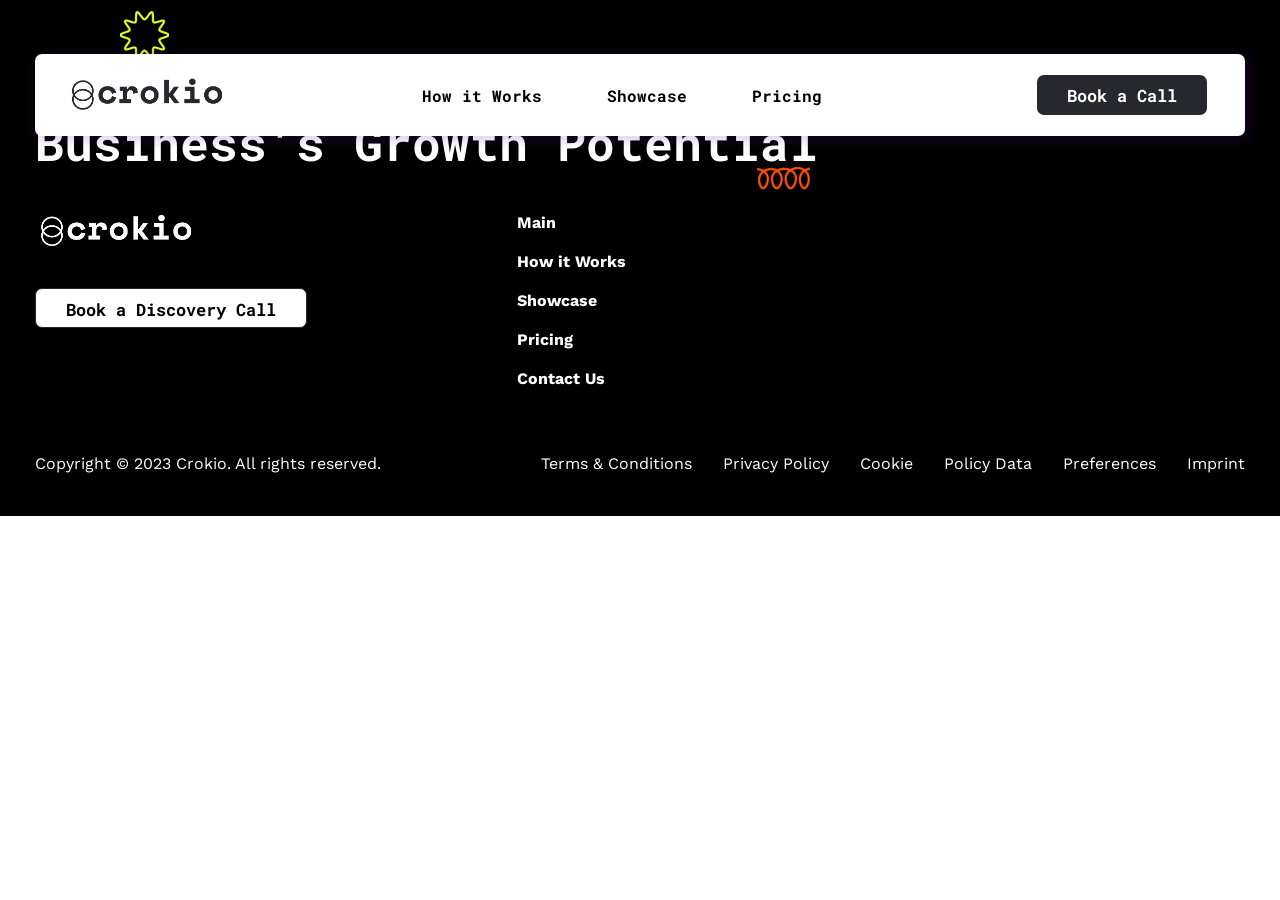
<file: call.html>
<!DOCTYPE html>
<html lang="en">
<head>
    <meta charset="UTF-8">
    <meta http-equiv="X-UA-Compatible" content="IE=edge">
    <meta name="viewport" content="width=device-width, initial-scale=1.0">
    <link rel="preconnect" href="https://fonts.googleapis.com">
    <link rel="preconnect" href="https://fonts.gstatic.com" crossorigin>
    <link href="https://fonts.googleapis.com/css2?family=Roboto+Mono:wght@400;500;700&display=swap" rel="stylesheet">
    <link rel="preconnect" href="https://fonts.googleapis.com">
    <link rel="preconnect" href="https://fonts.gstatic.com" crossorigin>
    <link href="https://fonts.googleapis.com/css2?family=Work+Sans&display=swap" rel="stylesheet">
    <link rel="stylesheet" href="css/reset.css">
    <link rel="stylesheet" href="css/main.css">
    <title>Document</title>
</head>
<body>
    <div class="wrapper">
        <header class="header panel" data-color="white">
            <div class="header__top">
                <div class="container">
                    <div class="header__top-inner">
                        <a class="header__top-logo" href="/index.html">
                            <div class="logo-first"><img src="images/logo.jpg" alt=""></div>
                            <div class="logo-second"><img src="images/logo2.jpg" alt=""></div>
                        </a>
                        <a class="burger"  href="#"><span></span></a>
                        <div class="header__nav">
                            <ul class="header__nav-list">
                                <li class="header__nav-item">
                                    <a class="header__nav-link" href="works.html">How it Works</a>
                                </li>
                                <li class="header__nav-item">
                                    <a class="header__nav-link" href="showcase.html">Showcase</a>
                                </li>
                                <li class="header__nav-item">
                                    <a class="header__nav-link" href="pricing.html">Pricing</a>
                                </li>
                            </ul>
                            <button class="header__nav-button button" id="call-ope">Book a Call</button>
                        </div>
                    </div>
                </div>
            </div>
        </header>
        <main class="main">
            <div class="calendly">
                <div class="calendly-inline-widget" data-url="https://calendly.com/crokio" id="modal"></div>
                <span class="calendly-close">X</span>
            </div>
        </main>
        <footer class="footer">
            <img src="images/ico/fill.png" alt="" class="footer-ill">
            <img src="images/servi/vid-ico.png" alt="" class="footer-il">
            <div class="container">
                <div class="footer__inner">
                    <div class="footer__heading">
                        <h1 class="footer__heading-title tit">Crokio Team Unlocks Your Business's Growth Potential</h1>
                    </div>
                    <div class="footer__body">
                        <div class="footer__logo-box">
                            <a class="footer__logo" xlink:href="/">
                                <div class="footer__logo-first"><img src="images/logow.png" alt=""></div>
                                <div class="footer__logo-second"><img src="images/logow1.png" alt=""></div>
                            </a>
                            <div class="footer__buttons-box">
                                <button class="footer__button btn" onclick="document.location='call.html'">Book a Discovery Call</button>
                            </div>
                        </div>
                        <nav class="footer__nav">
                            <ul class="footer__nav-list">
                                <li class="footer__nav-item">
                                    <a href="index.html" class="footer__nav-link head">Main</a>
                                </li>
                                <li class="footer__nav-item">
                                    <a href="#" class="footer__nav-link">How it Works</a>
                                </li>
                                <li class="footer__nav-item">
                                    <a href="#" class="footer__nav-link">Showcase</a>
                                </li>
                                <li class="footer__nav-item">
                                    <a href="pricing.html" class="footer__nav-link">Pricing</a>
                                </li>
                                <li class="footer__nav-item">
                                    <a href="call.html" class="footer__nav-link">Contact Us</a>
                                </li>
                            </ul>
                        </nav>
                    </div>
                    <div class="footer__bottom">
                        <div class="footer__bottom-info">
                            Copyright © 2023 Crokio. All rights reserved.
                        </div>
                        <ul class="footer__bottom-list">
                            <li class="footer__bottom-item">
                                <a href="#" class="footer__bottom-link">Terms & Conditions</a>
                            </li>
                            <li class="footer__bottom-item">
                                <a href="#" class="footer__bottom-link">Privacy Policy</a>
                            </li>
                            <li class="footer__bottom-item">
                                <a href="#" class="footer__bottom-link">Cookie</a>
                            </li>
                            <li class="footer__bottom-item">
                                <a href="#" class="footer__bottom-link">Policy Data</a>
                            </li>
                            <li class="footer__bottom-item">
                                <a href="#" class="footer__bottom-link">Preferences</a>
                            </li>
                            <li class="footer__bottom-item">
                                <a href="#" class="footer__bottom-link">Imprint</a>
                            </li>
                        </ul>
                    </div>
                </div>
            </div>
        </footer>
    </div>
    <script src="https://code.jquery.com/jquery-3.7.0.min.js"></script>
    <script type="text/javascript" src="https://assets.calendly.com/assets/external/widget.js" async></script>
    <script src="js/slick.min.js"></script>
    <script src="js/script.js"></script>
</body>
</html>
</file>
<file: css/main.css>
body, html {
  font-family: "Roboto Mono", monospace;
  font-family: "Work Sans", sans-serif;
  font-size: 16px;
  color: #000;
  line-height: 21px;
  transition: background-color all 1s ease;
}

.wrapper {
  min-height: 100%;
  width: 100%;
  overflow: hidden;
}

.container {
  max-width: 1270px;
  padding: 0 30px;
  margin: 0 auto;
  height: 100%;
}

.button {
  padding: 9px 30px 10px 30px;
  background: #27282D;
  border-radius: 7px;
  color: #fff;
  font-weight: 700;
  font-size: 17px;
  display: flex;
  justify-content: center;
  white-space: nowrap;
  font-family: "Roboto Mono";
  text-align: center;
  height: 40px;
  transition: all 0.3s;
}
.button:hover {
  box-shadow: 6px 5px #E6FF28;
  color: #E6FF28;
}

.btn {
  padding: 9px 30px 10px 30px;
  background: #fff;
  border: 1px solid #27282D;
  border-radius: 7px;
  font-weight: 700;
  font-size: 17px;
  display: flex;
  justify-content: center;
  white-space: nowrap;
  font-family: "Roboto Mono";
  text-align: center;
  height: 40px;
  transition: all 0.3s;
}
.btn:hover {
  box-shadow: 6px 5px #E6FF28;
}

h1 {
  font-family: "Roboto Mono", monospace;
  font-weight: 700;
  font-size: 48px;
  line-height: 52.8px;
  text-align: center;
  max-width: 960px;
  margin: 0 auto;
}

h2 {
  font-family: "Roboto Mono", monospace;
  font-weight: 700;
  font-size: 36px;
  line-height: 47.48px;
}

p {
  font-family: "Work Sans", sans-serif;
  font-weight: 400;
  font-size: 16px;
  line-height: 18.77px;
  text-align: center;
  max-width: 900px;
  margin: 0 auto;
}

@media (max-width: 1000px) {
  h1 {
    font-size: 40px;
    line-height: 42px;
  }
}
@media (max-width: 750px) {
  h1 {
    font-size: 34px;
    line-height: 36px;
  }
}
@media (max-width: 650px) {
  h1 {
    font-size: 28px;
    line-height: 32px;
  }
  h2 {
    font-size: 18px;
    line-height: 30px;
  }
  p {
    font-size: 13px;
  }
}
@media (max-width: 450px) {
  h1 {
    font-size: 28px;
    line-height: 32px;
  }
}
.panel {
  transition: all 1s;
}

.text {
  transition: color 0.5s ease;
}

.color-black {
  background-color: #27282D;
  transition: all 1s ease;
}
.color-black .header__top {
  color: #000;
}
.color-black .progress {
  border: 2px solid #fff;
}
.color-black h1 {
  color: #fff;
}
.color-black .service__heading-text {
  color: #fff;
  transition: all 0.3s;
}
.color-black .circle__active-title {
  color: #fff;
  transition: all 0.3s;
}
.color-black .circle__active-text {
  color: #fff;
  transition: all 0.3s;
}
.color-black .cover__row-item,
.color-black .cover__row-items,
.color-black .cover__row-itemt {
  color: #000;
}
.color-black .build__box::before,
.color-black .build__box::after {
  background: url("../images/gray-overlay.svg") no-repeat 50% 50%;
  transition: all 1s ease;
}
.color-black .build__heading-title {
  color: #fff;
  transition: all;
}
.color-black .build__scroll-item {
  border: 1px solid rgba(33, 33, 33, 0.5647058824);
  background-color: rgba(33, 33, 33, 0.5647058824);
}
.color-black .build__scroll-item p {
  color: #fff;
}
.color-black .testimonials__slider-arrow,
.color-black .testimonials__slider-arrows {
  background-color: #27282D;
  fill: #fff;
  transition: all 0.5s;
}
.color-black .testimonials__slider-next::before,
.color-black .testimonials__slider-prev::before {
  background-color: #27282D;
  transition: all 0.5s;
}

.color-white {
  background-color: #fff;
  transition: all 1s ease;
}

.header__top {
  position: fixed;
  top: 54px;
  width: 100%;
  z-index: 150;
}

.header__top-inner {
  padding: 21px 38px 21px 32px;
  background: #FFFFFF;
  box-shadow: 3px 3px 8px 3px rgba(95, 0, 162, 0.17);
  border-radius: 7px;
  display: flex;
  justify-content: space-between;
  align-items: center;
}

.header__top-logo {
  position: relative;
}
.header__top-logo:hover .logo-second {
  opacity: 1;
}

.logo-first {
  position: absolute;
  top: 50%;
  left: 0;
  transform: translateY(-50%);
  width: 166px;
  height: 36px;
}
.logo-first img {
  width: 166px;
  height: 36px;
}

.logo-second {
  position: absolute;
  top: 50%;
  left: 0;
  transform: translateY(-50%);
  width: 166px;
  height: 36px;
  opacity: 0;
}
.logo-second img {
  width: 166px;
  height: 36px;
}

.header__nav {
  display: flex;
  align-items: center;
  justify-content: space-between;
}
.header__nav-list {
  display: flex;
  align-items: center;
  margin-right: 150px;
}
.header__nav-item {
  font-family: "Roboto Mono";
  margin-right: 65px;
  transition: all 0.3s;
}
.header__nav-item:hover {
  color: #5F00A2;
}
.header__nav-link {
  font-weight: 700;
  white-space: nowrap;
}
.header__body {
  padding: 200px 0 110px 0;
}

.header__body-inner {
  display: flex;
  flex-direction: column;
  align-items: center;
}

.header__heading-title {
  margin-bottom: 42px;
  max-width: 1160px;
}
.header__heading-text {
  margin-bottom: 42px;
}

.header__heading-text {
  margin-bottom: 62px;
}

.header__row-list {
  display: flex;
  align-items: center;
  margin-bottom: 8px;
}
.header__row-list:last-child {
  margin-bottom: 0;
}
.header__row-item {
  width: 266px;
  display: flex;
  align-items: center;
  margin-right: 11px;
  font-weight: 700;
}
.header__row-item:last-child {
  margin-right: 0;
}
.header__row-item img {
  width: 35px;
  height: 30px;
  margin: 0 3px;
}

.header__btn {
  display: flex;
  margin-bottom: 71px;
}
.header__btn-button {
  padding: 9px 39px 11px 39px;
  margin-right: 39px;
  width: 280px;
  height: 40px;
}
.header__btn-btn {
  width: 280px;
  padding: 9px 85px 11px 85px;
  height: 40px;
  color: #000;
}

@media (max-width: 1200px) {
  .header__nav-list {
    margin-right: 100px;
  }
}
@media (max-width: 1100px) {
  .header__nav-list {
    margin-right: 50px;
  }
}
@media (max-width: 1000px) {
  .header__top-logo {
    margin: 20px 0;
  }
  .burger {
    position: absolute;
    display: flex;
    flex-direction: column;
    top: 50%;
    right: 50px;
    transform: translateY(-50%);
    z-index: 160;
  }
  .burger span {
    display: block;
    width: 30px;
    height: 5px;
    margin: 3px 0;
    border-radius: 4px;
    background-color: #27282D;
  }
  .burger::before, .burger::after {
    content: "";
    display: block;
    width: 30px;
    height: 5px;
    border-radius: 4px;
    background-color: #27282D;
  }
  .header__nav {
    position: fixed;
    top: 0px;
    right: 30px;
    left: 30px;
    bottom: 0;
    margin: 0 30px 0 30px;
    display: flex;
    flex-direction: column;
    justify-content: center;
    align-items: center;
    height: 250px;
    background-color: #fff;
    box-shadow: 3px 3px 8px 3px rgba(95, 0, 162, 0.17);
    border-radius: 5px;
    margin: 115px;
    z-index: 100;
    margin: 0 auto;
    transform: translateY(-120%);
    transition: all 0.5s;
  }
  .header__nav--open {
    transform: translateY(65%);
  }
  .header__nav-list {
    display: flex;
    flex-direction: column;
    justify-content: center;
    margin-right: 0;
  }
  .header__nav-item {
    margin: 0 0 15px 0;
  }
  .header__nav-item:last-child {
    margin: 0 0 0 0;
  }
  .header__nav-button {
    margin: 32px 0 0 0;
  }
}
@media (max-width: 850px) {
  .header__row-list {
    display: flex;
    flex-direction: column;
    align-items: start;
    margin-bottom: 0px;
  }
  .header__top {
    position: fixed;
    top: 40px;
    width: 100%;
    z-index: 150;
  }
  .header__body {
    padding: 180px 0 110px 0;
  }
  .header__nav--open {
    transform: translateY(60%);
  }
}
@media (max-width: 700px) {
  .header__btn {
    display: flex;
    flex-direction: column;
  }
  .header__btn-button {
    margin: 0 0 15px 0;
  }
}
@media (max-width: 550px) {
  .header__top {
    top: 25px;
  }
  .header__nav {
    position: fixed;
    top: 0px;
    right: 15px;
    left: 15px;
    bottom: 0;
    margin: 0 30px 0 30px;
    display: flex;
    flex-direction: column;
    justify-content: center;
    align-items: center;
    height: 250px;
    background-color: #fff;
    box-shadow: 3px 3px 8px 3px rgba(95, 0, 162, 0.17);
    border-radius: 5px;
    margin: 115px;
    z-index: 100;
    margin: 0 auto;
    transform: translateY(-120%);
    transition: all 0.5s;
  }
  .header__nav--open {
    transform: translateY(55%);
  }
  .header__body {
    padding: 150px 0 110px 0;
  }
}
@media (max-width: 450px) {
  .header__btn {
    display: flex;
    flex-direction: column;
  }
  .header__btn-button {
    margin: 0 0 15px 0;
  }
}
.main__team {
  padding: 0 0 110px 0;
}

.team__slider {
  display: flex;
  width: 5240px;
}
.team__slaid {
  margin-right: 20px;
  transform: translate3d(0, 0, 0);
  animation: teams 45s linear infinite;
  border-radius: 12px;
}
.team__image-box {
  position: relative;
  border-radius: 15px;
}
.team__image-info {
  margin-top: 5px;
  text-align: center;
  padding: 5px 5px;
  background-color: #fff;
  border-radius: 12px;
  cursor: default;
}
.team__info-name {
  font-weight: 700;
  margin-bottom: 2px;
}

.purple {
  background-color: #5F00A2;
}
.purple__img {
  border-radius: 15px;
  border: 6px solid #5F00A2;
}

.yellow {
  background-color: #E6FF28;
}
.yellow__img {
  border-radius: 15px;
  border: 6px solid #E6FF28;
}

.orange {
  background-color: #FF5100;
}
.orange__img {
  border-radius: 15px;
  border: 6px solid #FF5100;
}
@keyframes teams {
  100% {
    transform: translate3d(-2500px, 0, 0);
  }
}
.team__image-box img {
  width: 227px;
  border-radius: 10px;
  filter: grayscale(1);
  transition: all 0.3s;
  overflow: hidden;
}

.team__image-box:hover img {
  filter: grayscale(0);
}

@media (max-width: 750px) {
  .main__team {
    padding: 0 0 64px 0;
  }
  .team__slaid {
    animation: teams 40s linear infinite;
  }
  .team__image-box {
    width: 190px;
  }
  .team__image-box img {
    width: 180px;
  }
  .team__image-info {
    width: 180px;
    height: 49px;
  }
  .purple__info {
    margin-top: 5px;
  }
}
.main__progress {
  padding: 0 0 110px 0;
}

.progress__inner {
  display: flex;
  justify-content: space-between;
  position: relative;
}

.progress {
  content: "";
  position: absolute;
  height: 2px;
  border: 2px solid #000000;
  border-radius: 2px;
  top: 32%;
  left: calc(12% - 1px);
  width: calc(75% - 1px);
  border: 2px solid #000000;
  border-radius: 2px;
  opacity: 0;
  transition: all 7.5s ease 0;
}
.progress.active {
  opacity: 1;
  animation: progres 2.1s linear;
}

@keyframes progres {
  0% {
    width: 0px;
  }
  25% {
    width: 19%;
  }
  50% {
    width: 38%;
  }
  75% {
    width: 56%;
  }
  100% {
    width: 75%;
  }
}
.circle__active-first {
  transform: translate(0px, 10%);
  opacity: 0;
  transition: all 1s ease 0;
  margin-right: 5px;
  position: relative;
}
.circle__active-first.active {
  transform: translate(0px, 0px);
  opacity: 1;
  transition: all 1s ease 0s;
}

.circle {
  margin: 0 auto;
  width: 19px;
  height: 19px;
  background: #5F00A2;
  border: 2px solid #000000;
  border-radius: 50%;
  transform: translate(-590px, 0px);
  opacity: 0;
  transition: all 0.8s ease 0;
}
.circle.active {
  transform: translate(0px, 0px);
  opacity: 1;
  transition: all 0.8s ease 0s;
}

.circle-sec {
  margin: 0 auto;
  width: 19px;
  height: 19px;
  background: #FF5100;
  border: 2px solid #000000;
  border-radius: 50%;
  transform: translate(-590px, 0px);
  opacity: 0;
  transition: all 1.2s ease 0;
}
.circle-sec.active {
  transform: translate(0px, 0px);
  opacity: 1;
  transition: all 1.2s ease 0s;
}

.circle-thr {
  margin: 0 auto;
  width: 19px;
  height: 19px;
  background: #E6FF28;
  border: 2px solid #000000;
  border-radius: 50%;
  transform: translate(-590px, 0px);
  opacity: 0;
  transition: all 1.6s ease 0;
}
.circle-thr.active {
  transform: translate(0px, 0px);
  opacity: 1;
  transition: all 1.6s ease 0s;
}

.circle-four {
  margin: 0 auto;
  width: 19px;
  height: 19px;
  background: #5F00A2;
  border: 2px solid #000000;
  border-radius: 50%;
  transform: translate(-590px, 0px);
  opacity: 0;
  transition: all 1.8s ease 0;
}
.circle-four.active {
  transform: translate(0px, 0px);
  opacity: 1;
  transition: all 1.8s ease 0s;
}

.circle__active-title {
  font-size: 14px;
  line-height: 18px;
  text-align: center;
  margin-bottom: 18px;
}

.circle__active-text {
  font-weight: 500;
  font-size: 14px;
  line-height: 16px;
  text-align: center;
  margin: 22px 0 0 0;
  max-width: 299px;
}

.circle__active-second {
  position: relative;
  margin-right: 5px;
  transform: translate(0px, 10%);
  opacity: 0;
  transition: all 1.3s ease 0;
}
.circle__active-second.active {
  transform: translate(0px, 0px);
  opacity: 1;
  transition: all 1.3s ease 0.3s;
}

.circle__active-three {
  position: relative;
  margin-right: 5px;
  transform: translate(0px, 10%);
  opacity: 0;
  transition: all 1.6s ease 0;
}
.circle__active-three.active {
  transform: translate(0px, 0px);
  opacity: 1;
  transition: all 1.6s ease 0.6s;
}

.circle__active-four {
  position: relative;
  margin-right: 5px;
  transform: translate(0px, 10%);
  opacity: 0;
  transition: all 1.9s ease 0;
}
.circle__active-four.active {
  transform: translate(0px, 0px);
  opacity: 1;
  transition: all 1.9s ease 0.9s;
}

@media (max-width: 1250px) {
  .progress {
    content: "";
    position: absolute;
    height: 2px;
    border: 2px solid #000000;
    border-radius: 2px;
    top: 28%;
    left: calc(12% - 1px);
    width: 75%;
    border: 2px solid #000000;
    border-radius: 2px;
    transform: translate(0, 0px);
    opacity: 0;
    transition: all 7.5s ease 0;
  }
  .progress.active {
    transform: translate(0px, 0px);
    opacity: 1;
    transition: all 7.5s ease 0s;
  }
}
@media (max-width: 1050px) {
  .main__progress {
    padding: 0px 0 110px 0;
  }
  .progress__inner {
    display: flex;
    flex-direction: column;
    justify-content: space-between;
    position: relative;
  }
  .progress {
    display: none;
  }
  .circle__active-title {
    margin: 51px 0 15px 0;
  }
  .circle__active-text {
    margin: 13px auto;
  }
}
.main__cover {
  padding: 0 0 110px 0;
}

.cover__inner {
  display: flex;
  justify-content: space-between;
  align-items: center;
  padding: 0 15px;
}

.cover__heading {
  margin-right: 54px;
}
.cover__heading-title {
  text-align: left;
  margin-bottom: 36px;
  max-width: 550px;
}
.cover__heading-text {
  text-align: left;
  max-width: 420px;
  margin: 0 0 43px 0;
}

.cover__row-item {
  padding: 29px 1px 53px 29px;
  max-height: 205px;
  background: #EDEDED;
  border: 2px solid #27282D;
  border-radius: 19px;
  max-width: 470px;
  transform: translate(0px, 55%);
  opacity: 0;
  transition: all 0.8s ease 0s;
}
.cover__row-item.active {
  transform: translate(-5px, 60%) rotate(9.76deg);
  opacity: 1;
  transition: all 0.8s ease 0s;
}
.cover__row-item.active:hover {
  transform: scale(1.2);
}
.cover__row-items {
  padding: 29px 1px 53px 29px;
  max-height: 205px;
  background: #EDEDED;
  border: 2px solid #27282D;
  border-radius: 19px;
  max-width: 470px;
  transform: translate(0px, -50%);
  opacity: 0;
  transition: all 0.8s ease 0s;
}
.cover__row-items.active {
  transform: translate(-5px, 5%) rotate(1.16deg);
  opacity: 1;
  transition: all 0.8s ease 0s;
}
.cover__row-items.active:hover {
  transform: scale(1.2) translate(0px, -55%);
}
.cover__row-itemt {
  padding: 29px 51px 53px 29px;
  min-height: 185px;
  background: #EDEDED;
  border: 2px solid #27282D;
  max-height: 205px;
  border-radius: 19px;
  max-width: 470px;
  transform: translate(0px, -100%);
  opacity: 0;
  transition: all 0.8s ease 0s;
}
.cover__row-itemt.active {
  transform: translate(-5px, -60%) rotate(-12.79deg);
  opacity: 1;
  transition: all 0.8s ease 0s;
}
.cover__row-itemt.active:hover {
  transform: scale(1.2) translate(0px, -30%);
}

.cover__item-head {
  font-size: 24px;
  line-height: 32px;
  margin-bottom: 22px;
}
.cover__item-text {
  font-size: 14px;
  line-height: 16px;
  margin: 24px 0 0 0;
  text-align: left;
}

@media (max-width: 850px) {
  .main__cover {
    padding: 0 0 100px 0;
  }
  .cover__inner {
    display: flex;
    flex-direction: column;
    align-items: center;
  }
  .cover__row-item {
    padding: 29px 20px 53px 20px;
    max-height: 205px;
    background: #EDEDED;
    border: 2px solid #27282D;
    border-radius: 19px;
    max-width: 470px;
    height: 195px;
    margin-bottom: 36px;
    transform: translate(0px, -10%);
    opacity: 0;
    transition: all 0.8s ease 0s;
  }
  .cover__row-item.active {
    transform: translate(0px, 0%) rotate(0deg);
    opacity: 1;
    transition: all 0.8s ease 0s;
  }
  .cover__row-item.active:hover {
    transform: scale(1);
  }
  .cover__row-items {
    padding: 29px 20px 53px 20px;
    max-height: 205px;
    background: #EDEDED;
    border: 2px solid #27282D;
    border-radius: 19px;
    margin-bottom: 36px;
    max-width: 470px;
    height: 195px;
    transform: translate(0px, 30%);
    opacity: 0;
    transition: all 0.1s ease 0s;
  }
  .cover__row-items.active {
    transform: translate(0px, 0%) rotate(0deg);
    opacity: 1;
    transition: all 0.8s ease 0.2s;
  }
  .cover__row-items.active:hover {
    transform: scale(1) translate(0px, 0%);
  }
  .cover__row-itemt {
    padding: 29px 20px 53px 20px;
    min-height: 185px;
    background: #EDEDED;
    border: 2px solid #27282D;
    max-height: 205px;
    border-radius: 19px;
    max-width: 470px;
    height: 195px;
    transform: translate(0px, 40%);
    opacity: 0;
    transition: all 0.8s ease 0.4s;
  }
  .cover__row-itemt.active {
    transform: translate(0px, 0%) rotate(0deg);
    opacity: 1;
    transition: all 0.8s ease 0.2s;
  }
  .cover__row-itemt.active:hover {
    transform: scale(1) translate(0px, 0%);
  }
  .cover__heading {
    margin: 0 0 64px 0;
    display: flex;
    flex-direction: column;
    align-items: center;
  }
  .cover__heading-title {
    text-align: center;
  }
  .cover__heading-text {
    text-align: center;
    margin: 0 auto;
  }
  .cover__heading-btn {
    margin-top: 42px;
  }
}
@media (max-width: 550px) {
  .cover__heading {
    margin: 0 0 64px 0;
  }
  .cover__heading-title {
    text-align: center;
  }
  .cover__heading-text {
    text-align: center;
    margin: 0 auto;
  }
  .cover__heading-btn {
    margin-top: 42px;
  }
  .cover__row-item {
    padding: 29px 5px 53px 29px;
    max-height: 220px;
  }
  .cover__row-items {
    padding: 29px 5px 53px 29px;
    max-height: 220px;
  }
  .cover__row-itemt {
    padding: 29px 5px 53px 29px;
    max-height: 220px;
  }
  .cover__item-head {
    font-size: 18px;
    line-height: 18px;
    margin: 0 10px 3px 0;
  }
  .cover__item-text {
    font-size: 13px;
    line-height: 13px;
    margin: 24px 10px 0 0;
    text-align: left;
  }
}
#busines, #commerce, #custom {
  z-index: 2;
}

.main__pricing {
  padding: 200px 0 72px 0;
}

.pricing__inner {
  width: 100%;
}

.pricing__heading {
  text-align: center;
  margin-bottom: 60px;
}
.pricing__heading-title {
  margin-bottom: 60px;
}
@keyframes circle {
  0% {
    background: #EDEDED;
    box-shadow: inset 4px 3px 8px -2px rgba(39, 40, 45, 0.2);
  }
  50% {
    background-color: #FF5100;
    box-shadow: 0px 0px 10px #FF5100;
  }
  100% {
    background: #EDEDED;
    box-shadow: inset 4px 3px 8px -2px rgba(39, 40, 45, 0.2);
  }
}
.price-btns {
  -webkit-tap-highlight-color: rgba(255, 255, 255, 0);
  -webkit-tap-highlight-color: transparent;
  scroll-behavior: smooth;
}

.card__box {
  display: flex;
  justify-content: space-between;
  align-items: center;
}
.card__box-cont {
  display: flex;
  justify-content: center;
  margin-right: 40px;
}
.card__box-item {
  height: 259px;
  width: 360px;
  background-color: #fff;
  margin-right: 40px;
  transition: all 0.5s;
  color: #1E1E1E;
}
.card__box-item:last-child {
  margin-right: 0;
}
.card__box-item:hover .card__box-title {
  background-color: #27282D;
  color: #fff;
  transition: all 0.5s;
}
.card__box-item:hover .card__box-title span {
  width: 34px;
  height: 34px;
  background-color: #FF5100;
  box-shadow: 0px 0px 10px #FF5100;
  transition: all 0.5s;
}
.card__box-item:hover .card__box-text {
  background-color: #27282D;
  color: #fff;
  transition: all 0.5s;
}
.card__box-item.active .card__box-title {
  background-color: #27282D;
  color: #fff;
  transition: all 0.5s;
}
.card__box-item.active .card__box-title span {
  width: 36px;
  height: 36px;
  margin-right: 33px;
  transition: all 0.5s;
  animation: circle 1s linear infinite;
}
.card__box-item.active .card__box-text {
  background-color: #27282D;
  color: #fff;
}
.card__box-content {
  display: flex;
  flex-direction: column;
  justify-content: center;
}
.card__box-title {
  display: flex;
  align-items: center;
  justify-content: left;
  font-size: 32px;
  text-align: center;
  margin-bottom: 35px;
  background-color: #fff;
  border: 1px solid #000000;
  border-radius: 12px;
  padding: 10px 35px 10px 35px;
  white-space: nowrap;
}
.card__box-title span {
  width: 34px;
  height: 34px;
  border-radius: 50%;
  margin-right: 35px;
  background: #EDEDED;
  box-shadow: inset 4px 3px 8px -2px rgba(39, 40, 45, 0.2);
  transition: all 0.5s;
}
.card__box-text {
  font-weight: 500;
  text-align: left;
  background-color: #fff;
  border: 1px solid #000000;
  border-radius: 12px;
  padding: 23px 35px 13px 35px;
  min-height: 182px;
}

@media (max-width: 1160px) {
  .card__box {
    display: flex;
    flex-direction: column;
    align-items: center;
  }
  .card__box-item {
    margin: 0 0 74px 0;
  }
  .card__box-item:last-child {
    margin-right: 0;
  }
}
@media (max-width: 550px) {
  .main__pricing {
    padding: 200px 0 46px 0;
  }
  .card__box {
    display: flex;
    justify-content: space-between;
    align-items: center;
  }
  .card__box-cont {
    display: flex;
    justify-content: center;
    margin-right: 40px;
  }
  .card__box-item {
    height: 60px;
    width: 300px;
    background-color: #fff;
    margin: 0 0 20px 0;
    transition: all 0.5s;
  }
  .card__box-item:last-child {
    margin: 0;
  }
  .card__box-content {
    display: flex;
    flex-direction: column;
    justify-content: center;
  }
  .card__box-title {
    display: flex;
    align-items: center;
    justify-content: left;
    font-size: 26px;
    text-align: center;
    margin-bottom: 0px;
    background-color: #fff;
    border: 1px solid #000000;
    border-radius: 12px;
    padding: 10px 35px 10px 35px;
    white-space: nowrap;
  }
  .card__box-title span {
    width: 34px;
    height: 34px;
    border-radius: 50%;
    background: #EDEDED;
    box-shadow: inset 4px 3px 8px -2px rgba(39, 40, 45, 0.2);
    transition: all 0.5s;
  }
  .card__box-text {
    display: none;
  }
}
.main__inclusive {
  padding: 42px 0 180px 0;
}

.inclusive__inner {
  display: flex;
  flex-direction: column;
  align-items: center;
}

.inclusive__content {
  display: flex;
  justify-content: space-between;
  align-items: center;
  width: 100%;
}

.inclusive-wrapper {
  position: relative;
}

.inclusive-shadow {
  position: absolute;
  top: 0%;
  left: 0%;
  width: 100%;
  height: 100%;
  z-index: -10;
  background: linear-gradient(135deg, rgb(255, 81, 0), rgb(95, 0, 162));
  filter: blur(40px);
  border-radius: 12px;
  opacity: 0.8;
}

.inclusive__box {
  position: relative;
  padding: 32px 42px 70px 42px;
  background-color: #F5F5F5;
  border-radius: 12px;
  width: 100%;
  height: 487px;
  display: flex;
  justify-content: space-between;
  align-items: center;
  position: relative;
  display: none;
  position: relative;
}
.inclusive__box-content {
  margin-right: 65px;
}
.inclusive__box.active {
  display: flex;
}
.inclusive__box-price {
  width: 390px;
}

.inclusive__heading {
  margin-bottom: 30px;
}
.inclusive__heading-title {
  text-align: left;
  margin-bottom: 50px;
  font-size: 28px;
  line-height: 42px;
}
.inclusive__heading-text {
  text-align: left;
  max-width: 654px;
}

.inclusive__info {
  display: flex;
}
.inclusive__info-list {
  margin-right: 36px;
}
.inclusive__info-item {
  font-weight: 500;
  font-size: 16px;
  line-height: 19px;
  margin-bottom: 20px;
  display: flex;
  align-items: center;
}
.inclusive__info-item img {
  width: 22px;
  height: 20px;
  margin-right: 8px;
}
.inclusive__info-item:last-child {
  margin-bottom: 0;
}

.inclusive__info-acc {
  display: none;
}

.inclusive__box-price {
  display: flex;
  flex-direction: column;
  align-items: center;
}

.custom-price {
  min-width: 227px;
}

.inclusive__price-title {
  font-weight: 700;
  font-size: 50px;
  line-height: 110%;
  color: #27282D;
  white-space: nowrap;
}
.inclusive__price-title span {
  font-size: 32px;
}
.inclusive__price-btn {
  margin: 29px 0 12px 0;
  width: 213px;
}
.inclusive__price-text {
  letter-spacing: -0.019em;
}
.inclusive__price-sale {
  font-weight: 700;
  font-size: 32px;
  line-height: 42px;
  display: flex;
  align-items: center;
  text-align: center;
  color: #000000;
  padding: 5px 7px;
  background-color: #E6FF28;
  border-radius: 17px;
  position: absolute;
  top: 32px;
  right: 43px;
  white-space: nowrap;
}

.inclusive__box-img {
  position: absolute;
}

.inclusive-img-first {
  width: 54px;
  height: 54px;
  position: absolute;
  bottom: -140px;
  right: -730px;
}

.inclusive-img-second {
  width: 54px;
  height: 54px;
  position: absolute;
  bottom: -200px;
  right: -1010px;
}

.inclusive__button {
  width: 350px;
  background: #FF5100;
  border-radius: 7px;
  margin-top: 37px;
  position: absolute;
  bottom: -100px;
  left: 50%;
  transform: translateX(-50%);
}

.inclusive__buttons {
  width: 350px;
  background: #fff;
  color: #000000;
  border: 1px solid #27282D;
  border-radius: 7px;
  margin-top: 37px;
  position: absolute;
  bottom: -100px;
  left: 50%;
  transform: translateX(-50%);
  transition: all 0.5s;
}
.inclusive__buttons:hover {
  color: #000000;
}

.inclusive__btn-box {
  width: 750px;
  position: absolute;
  bottom: -100px;
  left: 50%;
  transform: translateX(-50%);
  display: flex;
  justify-content: space-between;
}

.inclusive__btn {
  width: 350px;
  background: #FF5100;
  border-radius: 7px;
  margin-top: 37px;
}

.inclusive__btns {
  width: 350px;
  background: #fff;
  color: #000000;
  border: 1px solid #27282D;
  border-radius: 7px;
  margin-top: 37px;
  transition: all 0.5s ease;
}
.inclusive__btns:hover {
  color: #000000;
}

.inclusive__buttons {
  width: 320px;
}

@media (max-width: 1250px) {
  .inclusive__box {
    height: 100%;
  }
}
@media (max-width: 1150px) {
  .inclusive-img-first {
    width: 54px;
    height: 54px;
    position: absolute;
    bottom: -140px;
    right: -645px;
  }
  .inclusive-img-second {
    width: 54px;
    height: 54px;
    position: absolute;
    bottom: -200px;
    right: -870px;
  }
}
@media (max-width: 1000px) {
  .inclusive__content {
    display: flex;
    flex-direction: column;
    align-items: center;
    width: 100%;
  }
  .inclusive__box {
    padding: 33px 63px 54px 43px;
    background-color: #F5F5F5;
    border-radius: 12px;
    width: 100%;
    display: flex;
    justify-content: space-between;
    align-items: center;
    position: relative;
    display: none;
  }
  .inclusive__box-content {
    margin-right: 0px;
    max-width: 675px;
  }
  .inclusive__box.active {
    display: flex;
  }
  .inclusive__box-img {
    display: none;
  }
  .inclusive__heading {
    margin-bottom: 26px;
  }
  .inclusive__heading-title {
    text-align: center;
    line-height: 42px;
  }
  .inclusive__heading-text {
    text-align: center;
  }
  .inclusive__info {
    display: flex;
    align-items: center;
    justify-content: space-between;
  }
  .inclusive__info-list {
    margin: 0 0 64px 0;
  }
  .inclusive__info-item {
    margin-bottom: 20px;
    display: flex;
    align-items: center;
  }
  .inclusive__info-item:last-child {
    margin-bottom: 0;
  }
  .inclusive__price-title {
    font-weight: 700;
    font-size: 54px;
    line-height: 110%;
    color: #27282D;
  }
  .inclusive__price-btn {
    margin: 29px 0 12px 0;
    width: 213px;
  }
  .inclusive__price-text {
    letter-spacing: -0.019em;
  }
  .inclusive__price-sale {
    position: sticky;
    margin-left: 350px;
    top: 460px;
    right: 95px;
  }
}
@media (max-width: 830px) {
  .inclusive__btn-box {
    display: flex;
    flex-direction: column-reverse;
    align-items: center;
  }
  .inclusive__btn-box {
    bottom: -150px;
  }
  .inclusive__button {
    white-space: nowrap;
    width: 320px;
  }
  .inclusive__buttons {
    white-space: nowrap;
    width: 320px;
  }
  .inclusive__btn {
    margin-top: 18px;
    width: 320px;
    white-space: nowrap;
  }
  .inclusive__btns {
    margin-top: 18px;
    width: 320px;
    white-space: nowrap;
  }
}
@media (max-width: 710px) {
  .inclusive__content {
    display: flex;
    flex-direction: column;
    align-items: center;
  }
  .inclusive__box-content {
    width: 100%;
  }
  .inclusive__box {
    padding: 33px 13px 54px 13px;
    background-color: #F5F5F5;
    border-radius: 12px;
    width: 100%;
    display: flex;
    justify-content: space-between;
    align-items: center;
    position: relative;
    display: none;
  }
  .inclusive__box-content {
    margin-right: 0px;
    max-width: 675px;
  }
  .inclusive__box.active {
    display: flex;
  }
  .inclusive__box-img {
    display: none;
  }
  .inclusive__heading {
    margin-bottom: 26px;
  }
  .inclusive__heading-title {
    text-align: center;
    line-height: 38px;
    font-size: 25px;
  }
  .inclusive__heading-text {
    text-align: center;
  }
  .inclusive__info {
    display: none;
  }
  .inclusive__info-acc {
    display: flex;
    flex-direction: column;
    max-width: 297px;
    margin: 0 auto;
  }
  .inclusive__acc-btn {
    color: #000;
    margin-bottom: 38px;
  }
  .acc-sec {
    margin: 20px 0 46px 0;
  }
  #inclusive-acc {
    display: none;
  }
  #inclusive-acc-last {
    display: none;
  }
  #inclusive-acc-pink {
    display: none;
  }
  #inclusive-accs {
    display: none;
  }
  #inclusive-ac {
    display: none;
  }
  #inclusive-accs {
    display: none;
  }
  #first-acc {
    display: none;
  }
  #second-acc {
    display: none;
  }
  .inclusive__acc {
    margin-right: 0px;
  }
  .inclusive__acc-item {
    font-weight: 500;
    font-size: 16px;
    line-height: 19px;
    margin-bottom: 20px;
    display: flex;
    align-items: center;
  }
  .inclusive__acc-item img {
    width: 22px;
    height: 20px;
    margin-right: 8px;
  }
  .inclusive__acc-item:last-child {
    margin-bottom: 0;
  }
  .inclusive__price-title {
    font-weight: 700;
    font-size: 48px;
    line-height: 110%;
    color: #27282D;
  }
  .inclusive__price-btn {
    margin: 29px 0 12px 0;
    width: 213px;
  }
  .inclusive__price-text {
    letter-spacing: -0.019em;
  }
  .inclusive__price-sale {
    position: sticky;
    margin-left: 350px;
    top: 460px;
    right: 95px;
  }
}
@media (max-width: 600px) {
  .inclusive__price-sale {
    position: sticky;
    margin-left: 138px;
    margin-bottom: 10px;
  }
  .inclusive__price-title {
    font-weight: 700;
    font-size: 50px;
    line-height: 110%;
    color: #27282D;
    white-space: nowrap;
  }
  .inclusive__price-title span {
    font-size: 32px;
    display: block;
  }
}
@media (max-width: 450px) {
  .inclusive__btn-box {
    display: flex;
    flex-direction: column;
    align-items: center;
  }
  .inclusive__btn-box {
    bottom: -170px;
  }
  .inclusive__info-acc {
    max-width: 246px;
  }
  .inclusive__acc-item {
    font-size: 13px;
  }
  .inclusive__box {
    max-width: 320px;
  }
}
@media (max-width: 390px) {
  .inclusive__content {
    display: flex;
    flex-direction: column;
    align-items: center;
    max-width: 270px;
    margin: 0 auto;
  }
  .inclusive__price-title {
    font-size: 42px;
  }
  .inclusive__price-sale {
    position: sticky;
    margin-left: 0px;
    margin-bottom: 10px;
  }
}
.main__grow {
  padding: 0 0 180px 0;
}

.grow__heading {
  margin-bottom: 60px;
}
.grow__heading-title {
  margin-bottom: 60px;
  max-width: 1160px;
}
.grow__heading-text {
  max-width: 960px;
}

.grow__acc-box {
  display: flex;
  justify-content: center;
}

.grow__acc {
  margin-right: 40px;
  width: 455px;
}
.grow__acc:last-child {
  margin-right: 0;
}
.grow__acc-title {
  text-align: center;
  padding: 20px 52px;
  background: #FFFFFF;
  border: 1px solid #000000;
  border-radius: 7px;
  margin-bottom: 17px;
}
.grow__acc-link {
  width: 455px;
}
.grow__acc-head {
  font-weight: 700;
  font-size: 16px;
  line-height: 19px;
  color: #1E1E1E;
  position: relative;
}
.grow__acc-head::before {
  content: " ";
  position: absolute;
  top: 50%;
  left: -30px;
  width: 21px;
  height: 2.2px;
  background: #FF3F3A;
  border-radius: 10px;
}
.grow__acc-head::after {
  content: " ";
  position: absolute;
  top: 50%;
  left: -30px;
  width: 21px;
  height: 2.2px;
  background: #FF3F3A;
  border-radius: 10px;
}
.grow__acc-text {
  text-align: left;
  margin-top: 17px;
  font-weight: 500;
  font-size: 16px;
  line-height: 19px;
  max-width: 310px;
  color: #1E1E1E;
}

.green-title {
  cursor: default;
  transition: all 0.5s;
  box-shadow: 6px 5px #57E600;
}

.orange-title {
  cursor: default;
  transition: all 0.5s;
  box-shadow: 6px 5px #FF0000;
}

.grow__acc-item {
  margin-bottom: 30px;
}
.grow__acc-item:last-child {
  margin-bottom: 0;
}

.grow__item-box {
  padding: 25px 56px;
  background: #FFFFFF;
  border: 1px solid #000000;
  border-radius: 7px;
  width: 455px;
}

.grow__acc-head::after {
  transform: rotate(90deg);
  transition: all 0.3s;
}

.grow__acc-link--active .grow__acc-head::after {
  transform: rotate(0deg);
}

.green-head {
  transition: all 0.3s;
}
.green-head:hover {
  text-shadow: 2px 1.5px #57E600;
}
.green-head::before {
  background-color: #57E600;
}
.green-head::after {
  background-color: #57E600;
}

.orange-head {
  transition: all 0.5s;
}
.orange-head:hover {
  text-shadow: 2px 1.5px #FF0000;
}

@media (max-width: 1000px) {
  .grow__acc-box {
    display: flex;
    flex-direction: column;
    justify-content: center;
    align-items: center;
  }
  .grow__acc {
    margin: 0 0 46px 0;
  }
  .grow__acc:last-child {
    margin: 0 0 0 0;
  }
}
@media (max-width: 830px) {
  .main__grow {
    padding: 60px 0 180px 0;
  }
}
@media (max-width: 650px) {
  .grow__acc {
    width: 320px;
  }
  .grow__acc-title {
    padding: 10px 42px;
  }
  .grow__acc-link {
    width: 320px;
  }
  .grow__acc-head {
    font-weight: 700;
    font-size: 16px;
    line-height: 19px;
    color: #1E1E1E;
    position: relative;
  }
  .grow__acc-text {
    font-size: 13px;
    max-width: 310px;
  }
  .grow__item-box {
    padding: 25px 56px;
    width: 320px;
  }
}
.main__faq {
  padding: 0 0 180px 0;
}

.faq__heading {
  margin-bottom: 60px;
}
.faq__acc {
  max-width: 1060px;
  margin: 0 auto;
}
.faq__acc-item {
  max-width: 1060px;
  background: #FFFFFF;
  border: 1px solid #000000;
  border-radius: 19px;
  margin-bottom: 10px;
}
.faq__acc-item:last-child {
  margin-bottom: 0;
}
.faq__acc-head {
  font-family: "Work Sans";
  padding: 31px 30px 29px 100px;
  font-weight: 500;
  font-size: 28px;
  line-height: 38px;
  color: #1E1E1E;
  position: relative;
  transition: all 0.5s;
}
.faq__acc-head:hover {
  font-weight: 700;
}
.faq__acc-head::before {
  position: absolute;
  content: "";
  top: 50%;
  left: 30px;
  width: 25px;
  height: 2px;
  background-color: #000000;
  transform: rotate(65deg);
  transition: all 0.5s;
}
.faq__acc-head::after {
  position: absolute;
  content: "";
  top: 50%;
  left: 40px;
  width: 25px;
  height: 2px;
  background-color: #000000;
  transform: rotate(-65deg);
  transition: all 0.5s;
}
.faq__acc-text {
  display: flex;
  flex-direction: column;
  align-items: center;
  font-family: "Work Sans";
  font-weight: 500;
  font-size: 16px;
  line-height: 19px;
  color: #1E1E1E;
  text-align: left;
  padding: 0px 30px 29px 100px;
}

.faq__acc-head:hover.faq__acc-head::before {
  height: 4px;
  left: 30.5px;
}

.faq__acc-head:hover.faq__acc-head::after {
  height: 4px;
}

.faq__acc-link--active .faq__acc-head::before {
  height: 4px;
  left: 30.5px;
}

.faq__acc-link--active .faq__acc-head::after {
  height: 4px;
}

.tex {
  display: block;
  align-self: start;
}

.img-acc {
  width: 524px;
  height: 307px;
}

@media (max-width: 850px) {
  .faq__heading {
    margin-bottom: 64px;
  }
  .faq__acc-head {
    font-size: 23px;
  }
  .faq__acc-text {
    font-size: 16px;
  }
}
@media (max-width: 700px) {
  .faq__heading {
    margin-bottom: 64px;
  }
  .faq__acc-head {
    font-size: 18px;
    line-height: 20px;
  }
  .faq__acc-text {
    font-size: 13px;
  }
  .img-acc {
    width: 300px;
    height: 207px;
  }
  .img-acc img {
    width: 300px;
    height: 207px;
  }
}
@media (max-width: 500px) {
  .faq__heading {
    margin-bottom: 64px;
  }
  .faq__acc-head {
    font-size: 16px;
    line-height: 20px;
    padding: 15px 20px 15px 85px;
  }
  .faq__acc-text {
    font-size: 13px;
    padding: 0px 20px 15px 85px;
  }
  .img-acc {
    width: 180px;
    height: 117px;
  }
  .img-acc img {
    width: 180px;
    height: 117px;
  }
}
.price-but {
  margin-right: 0;
}

.main__build {
  padding: 0 0 110px 0;
}

.build__heading {
  text-align: center;
  margin-bottom: 42px;
}
.build__heading-title {
  max-width: 1100px;
}

.build__box {
  position: relative;
}
.build__box::before {
  content: "";
  position: absolute;
  top: -30px;
  left: -20px;
  background: url("../images/overlay.svg") no-repeat 50% 50%;
  width: 251px;
  height: 102px;
  z-index: 10;
}
.build__box::after {
  content: "";
  position: absolute;
  top: -30px;
  right: 0px;
  background: url("../images/overlay.svg") no-repeat 50% 50%;
  width: 251px;
  height: 102px;
  transform: rotate(180deg);
  z-index: 10;
}

.build__scroll {
  display: flex;
  align-items: center;
  justify-content: center;
  margin-left: 20px;
  width: 5421px;
  position: relative;
}
.build__scroll-item {
  width: 350px;
  border: 1px solid #27282D;
  text-align: center;
  border-radius: 25px;
  margin-right: 20px;
  padding: 10px;
  white-space: nowrap;
  transform: translate3d(0, 0, 0);
  animation: scrl 35s linear infinite;
  transition: all 0.4s;
  cursor: default;
}
.build__scroll-item:hover {
  color: #fff;
  background-color: #5F00A2;
  border: 1px solid #5F00A2;
}
@keyframes scrl {
  100% {
    transform: translate3d(-2500px, 0, 0);
  }
  0% {
    transform: translate3d(0, 0, 0);
  }
}
.build__grid {
  display: -ms-flexbox;
  justify-content: center;
  align-items: center;
  margin-top: 42px;
}
.build__grid-list {
  display: flex;
  justify-content: center;
  gap: 20px;
}
.build__grid-item {
  opacity: 1;
  transition: all 0.3s;
  width: 100px;
  height: 100px;
}
.build__grid-item:hover {
  opacity: 1;
  transform: scale(1.2);
}
.build__grid-item img {
  width: 100px;
  height: 100px;
}

.build-first {
  opacity: 0;
  transform: translate(0px, 20%);
  transition: all 0.8s;
}
.build-first.active {
  opacity: 1;
  transform: translate(0px, 0%);
  transition: all 0.8s ease 0;
}

.build-second {
  display: flex;
  justify-content: center;
  gap: 20px;
  opacity: 0;
  transform: translate(0px, 20%);
  transition: all 0.8s;
}
.build-second.active {
  opacity: 1;
  transform: translate(0px, 0%);
  transition: all 0.8s ease 0.2s;
}

.build-three {
  display: flex;
  justify-content: center;
  gap: 20px;
  opacity: 0;
  transform: translate(0px, 20%);
  transition: all 0.8s;
}
.build-three.active {
  opacity: 1;
  transform: translate(0px, 0%);
  transition: all 0.8s ease 0.3s;
}

@media (max-width: 1100px) {
  .build__grid-item {
    width: 70px;
    height: 70px;
  }
  .build__grid-item img {
    width: 70px;
    height: 70px;
  }
}
@media (max-width: 950px) {
  .build__grid-list {
    -ms-grid-rows: auto 30px auto 30px auto 30px auto 30px auto 30px auto;
    -ms-grid-columns: 70px 30px 70px 30px 70px 30px 70px;
    grid-template: repeat(6, auto)/repeat(4, 70px);
    gap: 10px;
  }
  .build__grid-item {
    width: 40px;
    height: 40px;
  }
  .build__grid-item img {
    width: 40px;
    height: 40px;
  }
  .build-second {
    gap: 10px;
  }
}
@media (max-width: 500px) {
  .build__scroll {
    width: 3421px;
  }
  .build__scroll-item {
    width: 150px;
    padding: 7px;
  }
  .build__grid-list {
    -ms-grid-rows: auto 30px auto 30px auto 30px auto 30px auto 30px auto;
    -ms-grid-columns: 70px 30px 70px 30px 70px 30px 70px;
    grid-template: repeat(6, auto)/repeat(4, 70px);
    gap: 2px;
  }
  .build__grid-item {
    width: 38px;
    height: 38px;
  }
  .build__grid-item img {
    width: 38px;
    height: 38px;
  }
  .build-second {
    margin: 2px 0 2px 0;
    gap: 2px;
  }
}
.main__service {
  padding: 0 0 110px 0;
}

.service__heading {
  margin-bottom: 64px;
}
.service__heading-title {
  margin-bottom: 36px;
  max-width: 692px;
}
.service__heading-text {
  max-width: 740px;
}

.service__grid {
  display: flex;
  justify-content: center;
}
.service__grid-list {
  display: grid;
  -ms-grid-rows: auto 47px auto;
  -ms-grid-columns: auto 47px auto;
  grid-template: repeat(2, auto)/repeat(2, 500px);
  gap: 47px;
}
.service__grid-item {
  padding: 52px 10px 88px 37px;
  background-color: #EDEDED;
  box-shadow: 17px 13px #5F00A2;
  border-radius: 19px;
  transition: all 0.8s ease;
  position: relative;
  max-width: 500px;
  height: 500px;
  position: relative;
}
.service__grid-item:hover {
  background-color: #5F00A2;
  box-shadow: 17px 13px #E6FF28;
  color: #fff;
  cursor: default;
}
.service__grid-item:hover p {
  color: #fff;
  cursor: default;
}
.service__grid-item:hover h2 {
  color: #fff;
  cursor: default;
}

.service__grid-item:hover .service__grid-backgr {
  opacity: 1;
}

.service__grid-item:hover .service__grid-human {
  opacity: 1;
  transform: translateX(100%);
}

.service__grid-item:hover .service__grid-ico {
  opacity: 1;
}

.service__grid-item:hover .service__grid-icot {
  opacity: 1;
}

.service__grid-icon {
  position: absolute;
  top: 100px;
  right: 30px;
  width: 53px;
  height: 53px;
  transition: all 0.5s;
}
.service__grid-icon img {
  width: 53px;
  height: 53px;
}

.service__grid-ico {
  position: absolute;
  top: 100px;
  right: 30px;
  width: 53px;
  height: 53px;
  opacity: 0;
  transition: all 0.5s;
}
.service__grid-ico img {
  width: 53px;
  height: 53px;
}

.service__grid-icont {
  position: absolute;
  bottom: 140px;
  left: 50px;
  width: 54px;
  height: 53px;
  transition: all 0.5s;
}
.service__grid-icont img {
  width: 54px;
  height: 53px;
}

.service__grid-icot {
  position: absolute;
  bottom: 140px;
  left: 50px;
  width: 54px;
  height: 53px;
  opacity: 0;
  transition: all 0.5s;
}
.service__grid-icot img {
  width: 54px;
  height: 53px;
}

.service__grid-human {
  position: absolute;
  top: 360px;
  width: 89px;
  height: 130px;
  opacity: 0;
  z-index: 5;
  transform: translateX(0%);
  transition: all 0.5s;
}
.service__grid-human img {
  width: 89px;
  height: 130px;
}

.service__grid-backgrs {
  position: absolute;
  top: 370px;
  left: 190px;
  border-radius: 7px;
  transition: all 0.7s;
  width: 203px;
  height: 100px;
  border-radius: 7px;
}
.service__grid-backgrs img {
  width: 203px;
  height: 100px;
  border-radius: 7px;
}

.service__grid-backgr {
  position: absolute;
  top: 370px;
  left: 190px;
  border-radius: 7px;
  transition: all 0.7s;
  opacity: 0;
  width: 203px;
  height: 100px;
  border-radius: 7px;
}
.service__grid-backgr img {
  width: 203px;
  height: 100px;
  border-radius: 7px;
}

.service__grid-item:hover .service__grid-backgraund {
  opacity: 1;
}

.service__grid-item:hover .service__grid-humans {
  opacity: 1;
  transform: translateX(150%);
}

.service__grid-item:hover .service__grid-icof {
  opacity: 1;
}

.service__grid-iconf {
  position: absolute;
  top: 150px;
  right: 50px;
  width: 49px;
  height: 50px;
  transition: all 0.5s;
}
.service__grid-iconf img {
  width: 49px;
  height: 50px;
}

.service__grid-icof {
  position: absolute;
  top: 150px;
  right: 50px;
  width: 49px;
  height: 50px;
  opacity: 0;
  transition: all 0.5s;
}
.service__grid-icof img {
  width: 49px;
  height: 50px;
}

.service__grid-humans {
  position: absolute;
  top: 340px;
  width: 101px;
  height: 148px;
  opacity: 0;
  z-index: 5;
  transform: translateX(0%);
  transition: all 0.5s;
}
.service__grid-humans img {
  width: 101px;
  height: 148px;
}

.service__grid-backgraunds {
  position: absolute;
  bottom: 10px;
  left: 260px;
  border-radius: 7px;
  transition: all 0.7s;
  width: 141px;
  height: 195px;
  border-radius: 7px;
}
.service__grid-backgraunds img {
  width: 141px;
  height: 195px;
  border-radius: 7px;
}

.service__grid-backgraund {
  position: absolute;
  bottom: 10px;
  left: 260px;
  border-radius: 7px;
  transition: all 0.7s;
  opacity: 0;
  width: 141px;
  height: 195px;
  border-radius: 7px;
}
.service__grid-backgraund img {
  width: 141px;
  height: 195px;
  border-radius: 7px;
}

.service__grid-item:hover .service__grid-back {
  opacity: 1;
}

.service__grid-item:hover .service__grid-humant {
  opacity: 1;
  transform: translateX(160%);
}

.service__grid-item:hover .service__grid-icost {
  opacity: 1;
}

.service__grid-item:hover .service__grid-icostr {
  opacity: 1;
}

.service__grid-iconst {
  position: absolute;
  top: 140px;
  right: 100px;
  width: 49px;
  height: 50px;
  transition: all 0.5s;
}
.service__grid-iconst img {
  width: 49px;
  height: 50px;
}

.service__grid-icost {
  position: absolute;
  top: 140px;
  right: 100px;
  width: 49px;
  height: 50px;
  opacity: 0;
  transition: all 0.5s;
}
.service__grid-icost img {
  width: 49px;
  height: 50px;
}

.service__grid-iconstr {
  position: absolute;
  bottom: 150px;
  right: 30px;
  width: 49px;
  height: 50px;
  transition: all 0.5s;
}
.service__grid-iconstr img {
  width: 49px;
  height: 50px;
}

.service__grid-icostr {
  position: absolute;
  bottom: 150px;
  right: 30px;
  width: 49px;
  height: 50px;
  opacity: 0;
  transition: all 0.5s;
}
.service__grid-icostr img {
  width: 49px;
  height: 50px;
}

.service__grid-humant {
  position: absolute;
  top: 350px;
  width: 89px;
  height: 129px;
  opacity: 0;
  z-index: 5;
  transform: translateX(350%);
  transition: all 0.5s;
}
.service__grid-humant img {
  width: 89px;
  height: 129px;
}

.service__grid-backs {
  position: absolute;
  top: 350px;
  left: 50px;
  border-radius: 7px;
  transition: all 0.7s;
  width: 150px;
  height: 122px;
  border-radius: 7px;
}
.service__grid-backs img {
  width: 150px;
  height: 122px;
  border-radius: 7px;
}

.service__grid-back {
  position: absolute;
  top: 350px;
  left: 50px;
  border-radius: 7px;
  transition: all 0.7s;
  opacity: 0;
  width: 150px;
  height: 122px;
  border-radius: 7px;
}
.service__grid-back img {
  width: 150px;
  height: 122px;
  border-radius: 7px;
}

.service__grid-item:hover .service__grid-backk {
  opacity: 1;
}

.service__grid-item:hover .service__grid-humanf {
  opacity: 1;
  transform: translateX(210%);
}

.service__grid-item:hover .service__grid-icos {
  opacity: 1;
}

.service__grid-icons {
  position: absolute;
  top: 150px;
  right: 50px;
  width: 49px;
  height: 50px;
  transition: all 0.5s;
}
.service__grid-icons img {
  width: 49px;
  height: 50px;
}

.service__grid-icos {
  position: absolute;
  top: 150px;
  right: 50px;
  width: 49px;
  height: 50px;
  opacity: 0;
  transition: all 0.5s;
}
.service__grid-icos img {
  width: 49px;
  height: 50px;
}

.service__grid-humanf {
  position: absolute;
  top: 365px;
  width: 90px;
  height: 133px;
  opacity: 0;
  z-index: 5;
  transform: translateX(350%);
  transition: all 0.5s;
}
.service__grid-humanf img {
  width: 90px;
  height: 133px;
}

.service__grid-backks {
  position: absolute;
  top: 350px;
  left: 50px;
  border-radius: 7px;
  transition: all 0.7s;
  width: 192px;
  height: 122px;
  border-radius: 7px;
}
.service__grid-backks img {
  width: 192px;
  height: 122px;
  border-radius: 7px;
}

.service__grid-backk {
  position: absolute;
  top: 350px;
  left: 50px;
  border-radius: 7px;
  transition: all 0.7s;
  opacity: 0;
  width: 192px;
  height: 122px;
  border-radius: 7px;
}
.service__grid-backk img {
  width: 192px;
  height: 122px;
  border-radius: 7px;
}

.service__item-head {
  margin-bottom: 24px;
}

.service__item-text {
  text-align: left;
  margin-bottom: 8px;
  font-weight: 500;
  color: #000;
  transition: all 0.3s;
}

@media (max-width: 1100px) {
  .service__grid-list {
    -ms-grid-rows: auto 47px auto;
    -ms-grid-columns: auto 47px auto;
    grid-template: repeat(2, auto)/repeat(2, 400px);
    gap: 47px;
  }
}
@media (max-width: 1000px) {
  .service__grid-list {
    -ms-grid-rows: auto 47px auto;
    -ms-grid-columns: auto 47px auto;
    grid-template: repeat(2, auto)/repeat(2, auto);
    gap: 30px;
  }
  .service__grid-item:hover .service__grid-humans {
    transform: translateX(110%);
  }
  .service__grid-backgraunds {
    left: 220px;
  }
  .service__grid-backgraund {
    left: 220px;
  }
}
@media (max-width: 900px) {
  .service__grid {
    display: flex;
    justify-content: center;
  }
  .service__grid-list {
    display: grid;
    -ms-grid-rows: auto 47px auto;
    -ms-grid-columns: auto;
    grid-template: repeat(2, auto)/repeat(1, auto);
    gap: 47px;
  }
  .service__grid-item {
    padding: 52px 10px 88px 37px;
    background-color: #5F00A2;
    box-shadow: 17px 13px #E6FF28;
    color: #fff;
    border-radius: 19px;
    transition: all 0.8s ease;
    position: relative;
    max-width: 500px;
    height: 500px;
    position: relative;
    transform: translate(0px, 5%);
    transition: all 1s;
    opacity: 0;
    cursor: default;
  }
  .service__grid-item p {
    color: #fff;
    cursor: default;
  }
  .service__grid-item.active {
    transform: translate(0px, 0px);
    transition: all 1s;
    opacity: 1;
  }
  .service__grid-item:hover {
    background-color: #5F00A2;
    box-shadow: 17px 13px #E6FF28;
    color: #fff;
    cursor: default;
  }
  .service__grid-item:hover p {
    color: #fff;
    cursor: default;
  }
  .service__grid-item:hover h2 {
    color: #fff;
    cursor: default;
  }
  .service__grid-item:hover .service__grid-backgr {
    opacity: 1;
  }
  .service__grid-item:hover .service__grid-human {
    opacity: 1;
    transform: translateX(100%);
  }
  .service__grid-item:hover .service__grid-ico {
    opacity: 1;
  }
  .service__grid-item:hover .service__grid-icot {
    opacity: 1;
  }
  .service__grid-icon {
    opacity: 0;
  }
  .service__grid-ico {
    opacity: 0;
    transition: all 0.5s;
  }
  .service__grid-ico.active {
    opacity: 1;
  }
  .service__grid-icont {
    opacity: 0;
  }
  .service__grid-icot {
    opacity: 0;
    transition: all 0.5s;
  }
  .service__grid-icot.active {
    opacity: 1;
  }
  .service__grid-human {
    opacity: 1;
    transform: translateX(-10%);
  }
  .service__grid-human.active {
    transform: translateX(100%);
    transition: all 0.5s;
  }
  .service__grid-backgrs {
    opacity: 0;
  }
  .service__grid-backgr {
    opacity: 0;
  }
  .service__grid-backgr.active {
    opacity: 1;
  }
  .service__grid-item:hover .service__grid-back {
    opacity: 1;
  }
  .service__grid-item:hover .service__grid-humant {
    opacity: 1;
    transform: translateX(160%);
  }
  .service__grid-item:hover .service__grid-icost {
    opacity: 1;
  }
  .service__grid-item:hover .service__grid-icostr {
    opacity: 1;
  }
  .service__grid-iconst {
    opacity: 0;
  }
  .service__grid-icost {
    opacity: 0;
  }
  .service__grid-icost.active {
    opacity: 1;
  }
  .service__grid-iconstr {
    opacity: 0;
  }
  .service__grid-icostr {
    opacity: 0;
  }
  .service__grid-icostr.active {
    opacity: 1;
  }
  .service__grid-humant {
    opacity: 1;
    transform: translateX(350%);
  }
  .service__grid-humant.active {
    transform: translateX(160%);
    transition: all 0.5s;
  }
  .service__grid-backs {
    opacity: 0;
  }
  .service__grid-back {
    opacity: 0;
  }
  .service__grid-back.active {
    opacity: 1;
  }
  .service__grid-item:hover .service__grid-backk {
    opacity: 1;
  }
  .service__grid-item:hover .service__grid-humanf {
    opacity: 1;
    transform: translateX(210%);
  }
  .service__grid-item:hover .service__grid-icos {
    opacity: 1;
  }
  .service__grid-icons {
    opacity: 0;
  }
  .service__grid-icos {
    opacity: 0;
    transition: all 0.5s;
  }
  .service__grid-icos.active {
    opacity: 1;
  }
  .service__grid-humanf {
    opacity: 1;
    transform: translateX(350%);
  }
  .service__grid-humanf.active {
    transform: translateX(210%);
    transition: all 0.5s;
  }
  .service__grid-backks {
    opacity: 0;
  }
  .service__grid-backk {
    opacity: 0;
  }
  .service__grid-backk.active {
    opacity: 1;
  }
  .service__grid-item:hover .service__grid-backgraund {
    opacity: 1;
  }
  .service__grid-item:hover .service__grid-humans {
    opacity: 1;
    transform: translateX(100%);
  }
  .service__grid-item:hover .service__grid-icof {
    opacity: 1;
  }
  .service__grid-iconf {
    opacity: 0;
  }
  .service__grid-icof {
    opacity: 0;
  }
  .service__grid-icof.active {
    opacity: 1;
  }
  .service__grid-humans {
    opacity: 1;
    transform: translateX(0%);
  }
  .service__grid-humans.active {
    transform: translateX(100%);
    transition: all 0.5s;
    -webkit-transition: all 0.5s;
  }
  .service__grid-backgraunds {
    opacity: 0;
  }
  .service__grid-backgraund {
    opacity: 0;
  }
  .service__grid-backgraund.active {
    opacity: 1;
  }
}
@media (max-width: 650px) {
  .service__grid-list {
    -ms-grid-rows: auto 47px auto;
    -ms-grid-columns: 450px;
    grid-template: repeat(2, auto)/repeat(1, 450px);
    gap: 47px;
  }
}
@media (max-width: 550px) {
  .service__grid {
    display: flex;
    justify-content: center;
    margin: 0 20px 0 10px;
  }
  .service__grid-list {
    display: grid;
    -ms-grid-rows: auto 47px auto;
    -ms-grid-columns: auto;
    grid-template: repeat(2, auto)/repeat(1, 400px);
    gap: 47px;
  }
}
@media (max-width: 450px) {
  .service__grid {
    display: flex;
    justify-content: center;
    margin: 0 10px 0 5px;
  }
  .service__grid-list {
    display: grid;
    -ms-grid-rows: auto 47px auto;
    -ms-grid-columns: auto;
    grid-template: repeat(2, auto)/repeat(1, auto);
    gap: 47px;
  }
  .service__grid-item:hover .service__grid-human {
    opacity: 1;
    transform: translateX(10%);
  }
  .service__grid-human {
    top: 360px;
    width: 69px;
    height: 110px;
    transform: translateX(-10%);
    -webkit-transform: translateX(-10%);
  }
  .service__grid-human img {
    width: 69px;
    height: 110px;
  }
  .service__grid-human.active {
    transform: translateX(10%);
    transition: all 0.5s;
  }
  .service__grid-backgrs {
    opacity: 0;
  }
  .service__grid-backgr {
    top: 375px;
    left: 95px;
    width: 153px;
    height: 70px;
  }
  .service__grid-backgr img {
    width: 153px;
    height: 70px;
  }
  .service__grid-item:hover .service__grid-humant {
    transform: translateX(120%);
  }
  .service__grid-item:hover .service__grid-icostr {
    opacity: 1;
  }
  .service__grid-iconst {
    position: absolute;
    top: 100px;
    right: 20px;
  }
  .service__grid-icost {
    top: 100px;
    right: 20px;
  }
  .service__grid-iconstr {
    display: none;
  }
  .service__grid-icostr {
    bottom: 120px;
    right: 30px;
  }
  .service__grid-humant {
    top: 350px;
    width: 69px;
    height: 109px;
    transform: translateX(195%);
  }
  .service__grid-humant img {
    width: 69px;
    height: 109px;
  }
  .service__grid-humant.active {
    transform: translateX(120%);
  }
  .service__grid-backs {
    top: 350px;
    left: 20px;
    width: 120px;
    height: 102px;
  }
  .service__grid-backs img {
    width: 120px;
    height: 102px;
  }
  .service__grid-back {
    top: 350px;
    left: 20px;
    width: 120px;
    height: 102px;
  }
  .service__grid-back img {
    width: 120px;
    height: 102px;
  }
  .service__grid-item:hover .service__grid-humanf {
    opacity: 1;
    transform: translateX(190%);
  }
  .service__grid-icons {
    right: 7px;
  }
  .service__grid-icos {
    top: 150px;
    right: 7px;
    opacity: 0;
    transition: all 0.5s;
  }
  .service__grid-icos.active {
    opacity: 1;
  }
  .service__grid-humanf {
    top: 365px;
    width: 60px;
    height: 103px;
    transform: translateX(300%);
  }
  .service__grid-humanf img {
    width: 60px;
    height: 103px;
  }
  .service__grid-humanf.active {
    transform: translateX(190%);
    transition: all 0.5s;
  }
  .service__grid-backks {
    top: 350px;
    left: 20px;
    width: 142px;
    height: 102px;
  }
  .service__grid-backks img {
    width: 142px;
    height: 102px;
    border-radius: 7px;
  }
  .service__grid-backk {
    top: 350px;
    left: 20px;
    width: 142px;
    height: 102px;
  }
  .service__grid-backk img {
    width: 142px;
    height: 102px;
  }
  .service__grid-item:hover .service__grid-humans {
    opacity: 1;
    transform: translateX(20%);
  }
  .service__grid-iconf {
    top: 50px;
    right: 20px;
  }
  .service__grid-icof {
    top: 50px;
    right: 20px;
  }
  .service__grid-humans {
    top: 340px;
    width: 80px;
    height: 100px;
    transform: translateX(0%);
  }
  .service__grid-humans img {
    width: 101px;
    height: 148px;
  }
  .service__grid-humans.active {
    opacity: 1;
    transform: translateX(20%);
  }
  .service__grid-backgraunds {
    bottom: 45px;
    left: 130px;
    width: 121px;
    height: 155px;
  }
  .service__grid-backgraunds img {
    width: 121px;
    height: 155px;
  }
  .service__grid-backgraund {
    bottom: 45px;
    left: 130px;
    width: 121px;
    height: 155px;
  }
  .service__grid-backgraund img {
    width: 121px;
    height: 155px;
  }
}
.main__testimonials {
  padding: 0 0 110px 0;
}

.testimonials__heading {
  display: flex;
  justify-content: center;
  margin-bottom: 42px;
}
.testimonials__heading-title {
  text-align: center;
  margin-right: 0;
  margin: 0 0 0 0;
}

.price-head {
  margin-bottom: 60px;
}

.testimonials__slider-arrow {
  display: flex;
  position: absolute;
  top: 50%;
  transform: translateY(-50%);
  right: 10px;
  fill: #000;
  background-color: #fff;
  z-index: 0;
  transition: all 0.3s;
}
.testimonials__slider-arrow:hover {
  fill: #fff;
}
.testimonials__slider-arrow:hover::before {
  background-color: #5F00A2;
  transform: scale(1.1);
}

.testimonials__slider-arrows {
  display: flex;
  position: absolute;
  top: 50%;
  transform: translateY(-50%);
  left: 10px;
  fill: #000;
  background-color: #fff;
  z-index: 0;
  transition: all 0.3s;
}
.testimonials__slider-arrows:hover {
  fill: #fff;
}
.testimonials__slider-arrows:hover::before {
  background-color: #5F00A2;
  transform: scale(1.1);
}

.testimonials__slider-prev {
  margin-right: 55px;
  position: absolute;
  left: 10px;
  transform: translateY(-50%);
  top: 50%;
}
.testimonials__slider-prev::before {
  content: " ";
  display: block;
  position: absolute;
  left: -12px;
  top: -12px;
  width: 48px;
  height: 48px;
  background-color: #fff;
  border-radius: 50%;
  z-index: -1;
  transition: all 0.3s;
}

.testimonials__slider-next::before {
  content: " ";
  display: block;
  position: absolute;
  right: -12px;
  top: -12px;
  width: 48px;
  height: 48px;
  background-color: #fff;
  border-radius: 50%;
  z-index: -1;
  transition: all 0.3s;
}

.testimonials__slider-wrapper {
  position: relative;
  display: flex;
  justify-content: center;
  align-items: center;
}

.testimonials__slider .slick-track {
  display: flex;
  justify-content: center;
  align-items: center;
  border-radius: 19px;
}

.testimonials__slider .slick-list {
  overflow: hidden;
  display: flex;
  max-width: 900px;
  border-radius: 19px;
}

.testimonials__slide {
  padding: 30px 30px 30px 30px;
  background-color: #EDEDED;
  border-radius: 19px;
  max-width: 900px;
  margin: 0 auto;
  position: relative;
}
.testimonials__slide:last-child {
  margin-right: 0;
}
.testimonials__slide-inner {
  display: flex;
  justify-content: space-between;
  align-items: center;
}

.img-first {
  position: absolute;
  bottom: 5%;
  right: 40px;
  width: 56px;
  height: 53px;
  z-index: 0;
}
.img-first img {
  width: 56px;
  height: 53px;
}

.img-second {
  position: absolute;
  top: 3%;
  right: 500px;
  transform: rotate(90deg);
  width: 43px;
  height: 65px;
  z-index: 0;
}
.img-second img {
  width: 43px;
  height: 65px;
}

.testimonials__content {
  z-index: 1;
  margin-left: 30px;
}
.testimonials__content-quote p {
  margin: 0 0 8px 0;
  text-align: left;
}
.testimonials__user-dir {
  margin: 2px 0 0 0;
  text-align: left;
  font-size: 18px;
}
.testimonials__user-photo {
  z-index: 2;
}
.testimonials__user-photo img {
  border-radius: 15px;
}

@media (max-width: 1100px) {
  .testimonials__slider .slick-list {
    margin-left: 0px;
    margin-right: 0px;
    max-width: 700px;
  }
  .img-second {
    top: -4%;
    right: 280px;
  }
}
@media (max-width: 900px) {
  .testimonials__slider .slick-list {
    max-width: 370px;
  }
  .testimonials__slide-inner {
    height: 420px;
    display: flex;
    flex-direction: column-reverse;
    align-items: left;
    justify-content: center;
  }
  .testimonials__content {
    margin-left: 0;
  }
  .testimonials__user-photo {
    margin-top: 10px;
    margin-right: 50%;
    width: 150px;
    height: 150px;
  }
  .testimonials__user-photo img {
    width: 150px;
    height: 150px;
  }
  .testimonials__user-name {
    font-size: 18px;
  }
  .testimonials__user-dir {
    font-size: 16px;
  }
  .img-second {
    display: none;
  }
}
@media (max-width: 550px) {
  .testimonials__slider .slick-list {
    max-width: 300px;
  }
  .testimonials__slider-arrow {
    display: none;
  }
  .testimonials__slider-arrows {
    display: none;
  }
}
.main__case {
  padding: 0 0 110px 0;
}

.case__heading {
  display: flex;
  justify-content: center;
  align-items: center;
  position: relative;
  margin-bottom: 42px;
}
.case__heading-title {
  text-align: left;
  margin: 0 0 0 0;
}

.case__slider-arrow {
  display: flex;
  position: absolute;
  top: 50%;
  transform: translateY(-50%);
  right: 10px;
  fill: #000;
  background-color: #fff;
  z-index: 0;
  transition: all 0.3s;
}
.case__slider-arrow:hover {
  fill: #fff;
}
.case__slider-arrow:hover::before {
  background-color: #5F00A2;
  transform: scale(1.1);
}

.case__slider-arrows {
  display: flex;
  position: absolute;
  top: 50%;
  transform: translateY(-50%);
  left: 20px;
  fill: #000;
  background-color: #fff;
  z-index: 0;
  transition: all 0.3s;
}
.case__slider-arrows:hover {
  fill: #fff;
}
.case__slider-arrows:hover::before {
  background-color: #5F00A2;
  transform: scale(1.1);
}

.case__slider-prev {
  margin-right: 55px;
  position: absolute;
  left: 10px;
  transform: translateY(-50%);
  top: 50%;
}
.case__slider-prev::before {
  content: "";
  display: block;
  position: absolute;
  left: -12px;
  top: -12px;
  width: 48px;
  height: 48px;
  background-color: #fff;
  border-radius: 50%;
  z-index: -1;
  transition: all 0.3s;
}

.case__slider-next::before {
  content: " ";
  display: block;
  position: absolute;
  right: -12px;
  top: -12px;
  width: 48px;
  height: 48px;
  background-color: #fff;
  border-radius: 50%;
  z-index: -1;
  transition: all 0.3s;
}

.case__slider-wrapper {
  position: relative;
  display: flex;
  justify-content: center;
  align-items: center;
}

.case__slider .slick-track {
  display: flex;
  justify-content: center;
  align-items: center;
}

.case__slider .slick-list {
  overflow: hidden;
  display: flex;
  margin: 0 auto;
  max-width: 500px;
}

.case__slide {
  max-width: 500px;
  margin: 0 auto;
  position: relative;
}

@media (max-width: 700px) {
  .case__slider-arrow {
    display: none;
  }
  .case__slider-arrows {
    display: none;
  }
}
@media (max-width: 550px) {
  .case__slider .slick-list {
    overflow: hidden;
    display: flex;
    margin: 0 auto;
    max-width: 300px;
  }
  .case__slide {
    max-width: 300px;
    margin: 0 auto;
    position: relative;
  }
  .case__slider .slick-list {
    margin-left: 0px;
    margin-right: 0px;
  }
  .case__slider .slick-track {
    width: 100%;
    height: 300px;
  }
}
.main__crokio {
  padding: 0 0 110px 0;
}

.crokio__heading {
  margin-bottom: 64px;
}
.crokio__heading-title {
  text-align: center;
  margin-bottom: 36px;
}

.crokio__grid {
  display: flex;
  justify-content: center;
}
.crokio__grid-list {
  display: grid;
  -ms-grid-rows: auto 47px auto 47px auto;
  -ms-grid-columns: auto 47px auto 47px auto;
  grid-template: repeat(3, auto)/repeat(3, auto);
  gap: 47px;
}
.crokio__grid-item {
  text-align: left;
}
.crokio__grid-item h2 {
  font-size: 20px;
  line-height: 22px;
  margin-bottom: 24px;
  text-align: left;
}
.crokio__grid-item p {
  text-align: left;
}
.crokio__grid-img {
  margin-bottom: 8px;
  width: 37px;
  height: 37px;
}
.crokio__grid-img img {
  width: 37px;
  height: 37px;
}

@media (max-width: 850px) {
  .crokio__grid-list {
    display: grid;
    -ms-grid-rows: auto 47px auto 47px auto 47px auto 47px auto 47px auto 47px auto 47px auto 47px auto;
    -ms-grid-columns: auto;
    grid-template: repeat(9, auto)/repeat(1, auto);
    gap: 47px;
  }
  .crokio__grid-item p {
    white-space: normal;
  }
}
.main__outcomes {
  padding: 0 0 110px 0;
}

.outcomes__heading {
  margin-bottom: 42px;
}

.qoutcomes__scrolls {
  margin-top: 10px;
  margin-left: -750px;
  display: flex;
  justify-content: center;
  align-items: center;
  width: 4421px;
  z-index: 5;
  font-size: 35px;
  cursor: default;
  color: #EDEDED;
  margin-left: 2000px;
  animation: scr 145s linear infinite;
}
.qoutcomes__scrolls-item {
  width: 800px;
  text-align: center;
  margin-right: 10px;
  margin-left: 10px;
  padding: 25px 10px;
  white-space: nowrap;
  transform: translate3d(0, 0, 0);
  transition: all 0.3s;
}
.qoutcomes__scrolls-item p {
  font-family: "Roboto Mono";
  font-weight: 700;
  font-size: 30px;
}
.qoutcomes__scrolls-item:hover {
  color: #FF5100;
}

.qoutcomes__scroll {
  margin-top: 10px;
  margin-left: -5000px;
  display: flex;
  align-items: center;
  width: 5021px;
  font-size: 40px;
  cursor: default;
  margin-right: 2500px;
  animation: scrr 135s linear infinite;
}
.qoutcomes__scroll-item {
  width: 800px;
  text-align: center;
  margin-right: 20px;
  padding: 25px 10px;
  white-space: nowrap;
  transform: translate3d(0, 0, 0);
  transition: all 0.3s;
}
.qoutcomes__scroll-item p {
  font-family: "Roboto Mono";
  font-weight: 700;
  font-size: 30px;
}
.qoutcomes__scroll-item:hover {
  color: #5F00A2;
}
@keyframes scr {
  100% {
    transform: translate3d(-2500px, 0, 0);
  }
  0% {
    transform: translate3d(0, 0, 0);
  }
}
@keyframes scrr {
  100% {
    transform: translate3d(2500px, 0, 0);
  }
  0% {
    transform: translate3d(0, 0, 0);
  }
}
@media (max-width: 550px) {
  .qoutcomes__scrolls-item {
    padding: 15px 10px;
  }
  .qoutcomes__scrolls-item p {
    font-size: 24px;
  }
  .qoutcomes__scroll {
    margin-left: -5000px;
  }
  .qoutcomes__scroll-item {
    padding: 15px 10px;
  }
  .qoutcomes__scroll-item p {
    font-size: 24px;
  }
}
.main__business {
  padding: 0 0 110px 0;
  display: flex;
  justify-content: center;
}

.price-business {
  padding: 0 0 180px 0;
}

.business__inner {
  margin: 0 15px 0 15px;
}

.business__box {
  padding: 75px 37px 60px 37px;
  background-color: #EDEDED;
  box-shadow: 17px 13px #5F00A2;
  max-width: 1000px;
  border-radius: 19px;
  transition: all 0.8s ease;
  position: relative;
}
.business__box:hover {
  background-color: #5F00A2;
  box-shadow: 17px 13px #E6FF28;
  color: #fff;
  cursor: default;
}

.business__content {
  display: flex;
  flex-direction: column;
  align-items: center;
}
.business__content-title {
  margin-bottom: 36px;
}
.business__content-text {
  margin-bottom: 42px;
}

.business__btn {
  display: flex;
}
.business__btn-button {
  width: 280px;
  margin-right: 31px;
  white-space: nowrap;
  text-align: center;
}
.business__btn-btn {
  color: #000;
  width: 280px;
}

@media (max-width: 750px) {
  .business__box.active {
    background-color: #5F00A2;
    box-shadow: 17px 13px #E6FF28;
    color: #fff;
    cursor: default;
  }
  .business__btn {
    display: flex;
    flex-direction: column;
    align-items: center;
  }
  .business__btn-button {
    width: 250px;
    margin: 0 0 20px 0;
  }
  .business__btn-btn {
    width: 100%;
  }
}
@media (max-width: 550px) {
  .business__content-title {
    font-size: 20px;
  }
  .business__box {
    padding: 55px 10px 40px 10px;
  }
  .business__btn {
    display: flex;
    flex-direction: column;
  }
  .business__btn-button {
    margin: 0 0 20px 0;
  }
}
.calendly {
  position: relative;
  display: none;
  transform: translate(-120%, 120%);
  transition: all 0.5s;
}

.calendly--open {
  display: block;
  position: fixed;
  transform: translate(0%, 0%);
  z-index: 200;
  background-color: rgba(0, 0, 0, 0.4);
}

#modal {
  display: block;
  position: absolute;
  z-index: 200;
  left: 0;
  top: 0;
  width: 100vw;
  height: 100vh;
  overflow: auto;
  background-color: rgba(0, 0, 0, 0.4);
}

.calendly-close {
  cursor: pointer;
  font-weight: 500;
  font-size: 20px;
  position: absolute;
  top: 30px;
  left: 92%;
  transform: translateX(-92%);
  z-index: 210;
  background: #fff;
  height: 30px;
  width: 30px;
  border-radius: 50px;
  display: flex;
  justify-content: center;
  align-items: center;
}

@media (max-width: 649px) {
  .calendly-close {
    top: 10px;
    left: 92%;
    transform: translateX(-92%);
    z-index: 300;
  }
}
.footer {
  padding: 64px 0 42px 0;
  background-color: #000;
  color: #fff;
  position: relative;
}
.footer-ill {
  position: absolute;
  top: 150px;
  right: 470px;
  width: 53px;
  height: 53px;
}
.footer-ill img {
  width: 53px;
  height: 53px;
}
.footer-il {
  position: absolute;
  top: 10px;
  left: 120px;
  width: 49px;
  height: 50px;
}
.footer-il img {
  width: 49px;
  height: 50px;
}

.footer__heading {
  margin-bottom: 42px;
}
.footer__heading-title {
  max-width: 800px;
  margin: 0 0 0 0;
  text-align: left;
}

.footer__body {
  display: flex;
}

.footer__logo-box {
  position: relative;
}

.footer__logo {
  position: relative;
}
.footer__logo-first {
  position: absolute;
  top: 0;
  left: 0;
  width: 166px;
  height: 36px;
}
.footer__logo-first img {
  width: 166px;
  height: 36px;
}
.footer__logo-second {
  position: absolute;
  top: 0;
  left: 0;
  width: 166px;
  height: 36px;
  opacity: 0;
}
.footer__logo-second img {
  width: 166px;
  height: 36px;
}
.footer__logo:hover .footer__logo-first {
  opacity: 0;
}
.footer__logo:hover .footer__logo-second {
  opacity: 1;
}

.footer__buttons-box {
  margin-top: 76px;
}

.footer__button {
  color: #000;
}

.footer__nav {
  margin-left: 210px;
}
.footer__nav-item {
  font-weight: 700;
  margin-bottom: 18px;
  transition: all 0.3s;
}
.footer__nav-item:last-child {
  margin-bottom: 0;
}
.footer__nav-item:hover {
  color: #5F00A2;
}

.footer__bottom {
  padding: 64px 0 0 0;
  display: flex;
  justify-content: space-between;
  align-items: center;
}
.footer__bottom-info {
  margin-right: 20px;
}
.footer__bottom-list {
  display: flex;
}
.footer__bottom-item {
  margin-right: 31px;
  transition: all 0.3s;
}
.footer__bottom-item:last-child {
  margin-right: 0;
}
.footer__bottom-item:hover {
  color: #5F00A2;
}

@media (max-width: 1000px) {
  .footer-ill {
    position: absolute;
    top: 150px;
    right: 70px;
    width: 53px;
    height: 53px;
  }
  .footer-ill img {
    width: 53px;
    height: 53px;
  }
  .footer-il {
    position: absolute;
    top: 10px;
    left: 10px;
    width: 49px;
    height: 50px;
  }
  .footer-il img {
    width: 49px;
    height: 50px;
  }
  .footer__bottom {
    display: flex;
    flex-direction: column-reverse;
  }
}
@media (max-width: 700px) {
  .footer-ill {
    position: absolute;
    top: 180px;
    right: 70px;
    width: 53px;
    height: 53px;
  }
  .footer-ill img {
    width: 53px;
    height: 53px;
  }
  .footer__body {
    display: flex;
    flex-direction: column;
  }
  .footer__nav {
    margin: 46px 0 0 0;
  }
  .footer__bottom {
    align-items: start;
  }
  .footer__bottom-info {
    margin: 32px 0 0 0;
  }
  .footer__bottom-list {
    display: flex;
    flex-direction: column;
  }
  .footer__bottom-item {
    margin-bottom: 18px;
  }
  .footer__bottom-item:last-child {
    margin-bottom: 0;
  }
}
</file>
